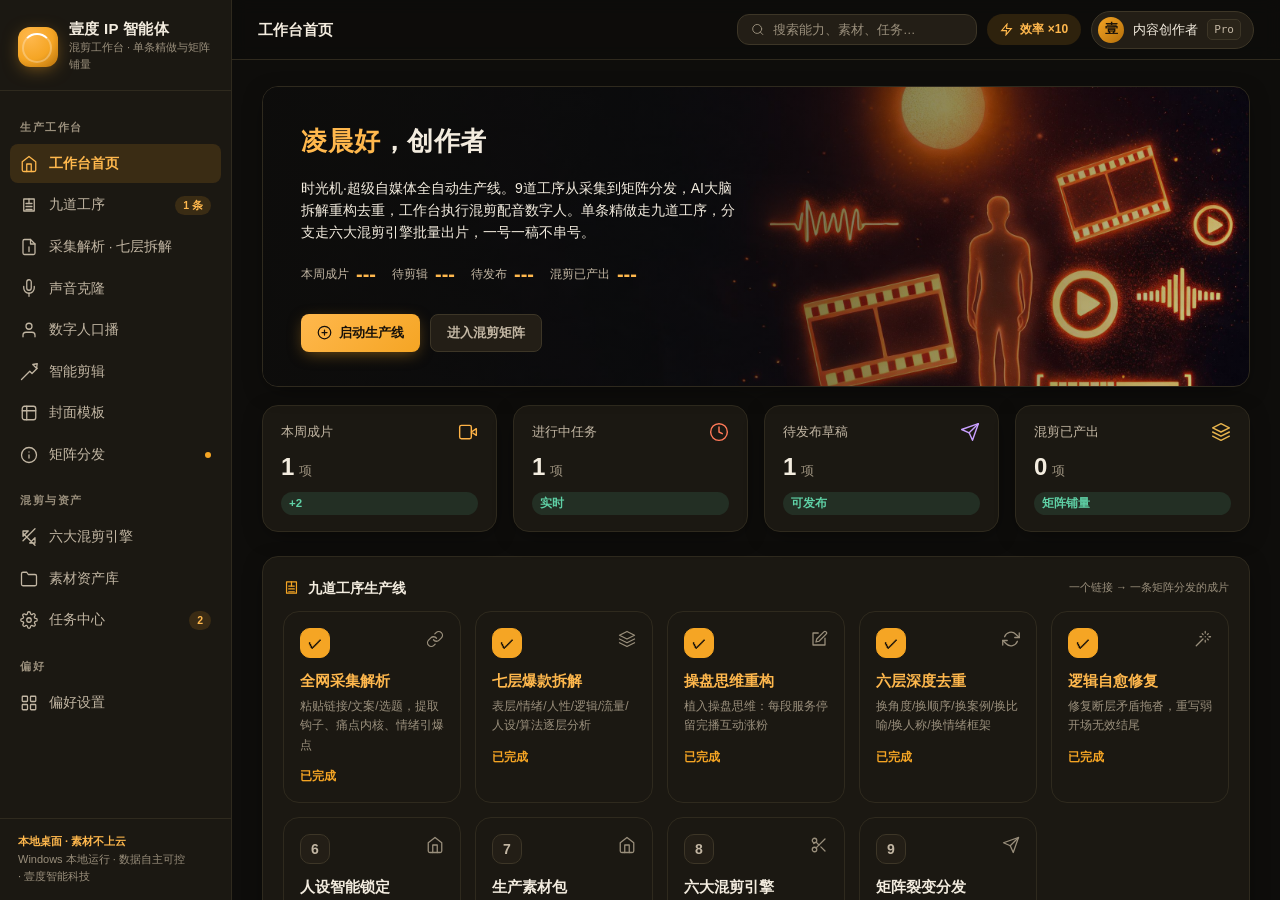
<file: yidu-mix-workbench.html>
<!DOCTYPE html>
<html lang="zh-CN">
<head>
<meta charset="UTF-8">
<meta name="viewport" content="width=device-width, initial-scale=1.0">
<title>壹度 IP 智能体 · 混剪工作台</title>
<style>
/* ============================================================
   壹度 IP 智能体混剪工作台 · 主题 Tokens（换肤只需改 :root）
   暖暗科技风 · 琥珀辉光
   ============================================================ */
:root{
  --page-bg:#0e0d0b;
  --bg-soft:#15130f;
  --surface-card:#1b1812;
  --surface-nested:#231e16;
  --surface-hover:#2a2419;
  --border:#2f2a1e;
  --border-input:#3d3627;
  --text:#f3ecdf;
  --text-secondary:#c2b6a3;
  --text-tertiary:#9a8f7c;
  --accent:#f5a524;
  --accent-strong:#ffb84d;
  --accent-muted:rgba(245,165,36,.14);
  --on-accent:#17110a;
  --danger:#ff6b5e;
  --danger-muted:rgba(255,107,94,.14);
  --success:#5fd1a6;
  --module-1:#ffb347;   /* 文案/提取 */
  --module-2:#ff7a59;   /* 声音克隆 */
  --module-3:#e8b44d;   /* 数字人 */
  --module-4:#c9a0ff;   /* 剪辑 */
  --module-5:#7fd1c0;   /* 发布 for contrast */
  --module-6:#7fb4ff;
  --module-7:#ff8fb1;
  --radius-control:8px;
  --radius-tile:12px;
  --radius-card:16px;
  --radius-sheet:22px;
  --shadow-card:0 6px 24px -8px rgba(0,0,0,.6);
  --shadow-overlay:0 18px 60px -12px rgba(0,0,0,.75);
  --font:"PingFang SC","Microsoft YaHei","Noto Sans CJK SC",-apple-system,"Segoe UI",sans-serif;
  --nav-h:60px;
  --greet-image:url("assets/greet-banner.jpg");
  --greet-overlay:linear-gradient(100deg,rgba(14,13,11,.92) 8%,rgba(14,13,11,.62) 46%,rgba(14,13,11,.18) 100%);
}

*{box-sizing:border-box;margin:0;padding:0}
html,body{height:100%}
body{
  background:var(--page-bg);
  color:var(--text);
  font-family:var(--font);
  font-size:14px;
  line-height:1.6;
  -webkit-font-smoothing:antialiased;
}
a{color:inherit;text-decoration:none}
button{font-family:inherit;cursor:pointer;border:none;background:none;color:inherit}
input,textarea,select{font-family:inherit;color:var(--text);background:var(--surface-nested);border:1px solid var(--border-input);border-radius:var(--radius-control);padding:9px 12px;font-size:13px;outline:none;transition:border-color .15s}
input:focus,textarea:focus,select:focus{border-color:var(--accent)}
::placeholder{color:var(--text-tertiary)}
::-webkit-scrollbar{width:10px;height:10px}
::-webkit-scrollbar-thumb{background:var(--border);border-radius:6px;border:2px solid var(--page-bg)}
::-webkit-scrollbar-thumb:hover{background:var(--text-tertiary)}
::-webkit-scrollbar-corner{background:transparent}

/* ==================== 布局壳 ==================== */
#app{display:flex;min-height:100vh}
.sidebar{
  width:232px;flex-shrink:0;background:var(--surface-card);
  border-right:1px solid var(--border);display:flex;flex-direction:column;
  position:sticky;top:0;height:100vh;
}
.brand{display:flex;align-items:center;gap:11px;padding:20px 18px 16px;border-bottom:1px solid var(--border)}
.brand-logo{
  width:40px;height:40px;border-radius:12px;flex-shrink:0;
  background:radial-gradient(circle at 30% 25%,var(--accent-strong),var(--accent) 55%,#b46f0a);
  display:flex;align-items:center;justify-content:center;box-shadow:0 4px 18px -4px rgba(245,165,36,.55);
  position:relative;overflow:hidden;
}
.brand-logo::after{content:"";position:absolute;width:26px;height:26px;border:2px solid rgba(255,255,255,.28);border-top-color:#fff;border-radius:50%;top:6px;right:6px;filter:blur(.4px)}
.brand-title{font-weight:700;font-size:15px;letter-spacing:.3px;line-height:1.25}
.brand-sub{font-size:11px;color:var(--text-tertiary)}
.nav{flex:1;overflow-y:auto;padding:12px 10px}
.nav-group{font-size:10.5px;color:var(--text-tertiary);letter-spacing:1.5px;padding:16px 10px 6px;font-weight:600}
.nav-item{
  display:flex;align-items:center;gap:11px;padding:9px 10px;margin:2px 0;
  border-radius:var(--radius-control);color:var(--text-secondary);font-size:13.5px;
  transition:background .13s,color .13s;position:relative;white-space:nowrap;
}
.nav-item:hover{background:var(--surface-hover);color:var(--text)}
.nav-item.active{background:var(--accent-muted);color:var(--accent-strong);font-weight:600}
.nav-item .ico{width:18px;height:18px;flex-shrink:0}
.nav-item .badge{margin-left:auto;font-size:10.5px;background:var(--accent-muted);color:var(--accent-strong);border-radius:20px;padding:1px 8px;font-weight:600}
.nav-item .dot{width:6px;height:6px;border-radius:50%;background:var(--accent);margin-left:auto}
.sidebar-foot{padding:14px 18px;border-top:1px solid var(--border);font-size:11px;color:var(--text-tertiary);line-height:1.6}
.sidebar-foot b{color:var(--accent-strong);font-weight:600}

.main{flex:1;min-width:0;display:flex;flex-direction:column;height:100vh}
.topbar{
  height:var(--nav-h);flex-shrink:0;display:flex;align-items:center;gap:14px;
  padding:0 26px;border-bottom:1px solid var(--border);background:rgba(14,13,11,.7);
  backdrop-filter:blur(8px);position:sticky;top:0;z-index:50;
}
.crumb{font-weight:600;font-size:15px;display:flex;align-items:center;gap:8px}
.crumb .sep{color:var(--text-tertiary);font-weight:400}
.topbar-right{margin-left:auto;display:flex;align-items:center;gap:10px}
.search{
  display:flex;align-items:center;gap:8px;background:var(--surface-nested);
  border:1px solid var(--border-input);border-radius:var(--radius-tile);padding:7px 13px;width:240px;color:var(--text-tertiary);
}
.search input{border:none;background:none;padding:0;width:100%;font-size:12.5px}
.plan-chip{display:flex;align-items:center;gap:7px;font-size:12px;color:var(--accent-strong);background:var(--accent-muted);border-radius:20px;padding:6px 13px;font-weight:600}
.userchip{display:flex;align-items:center;gap:9px;background:var(--surface-nested);border:1px solid var(--border-input);border-radius:20px;padding:5px 12px 5px 6px;font-size:12.5px}
.userchip .av{width:26px;height:26px;border-radius:50%;background:linear-gradient(135deg,var(--accent),#b46f0a);display:flex;align-items:center;justify-content:center;font-size:13px;color:var(--on-accent);font-weight:700}

.content{flex:1;overflow-y:auto;padding:26px 30px 70px}
.view{display:none}
.view.active{display:block;animation:fade .28s ease}
@keyframes fade{from{opacity:0;transform:translateY(6px)}to{opacity:1;transform:none}}

/* ==================== 通用组件 ==================== */
.card{background:var(--surface-card);border:1px solid var(--border);border-radius:var(--radius-card);padding:20px;box-shadow:var(--shadow-card)}
.card.tight{padding:16px}
.card-title{font-size:14px;font-weight:700;display:flex;align-items:center;gap:8px;margin-bottom:12px}
.card-title .ico{width:17px;height:17px;color:var(--accent)}
.card-title .hint{margin-left:auto;font-size:11px;color:var(--text-tertiary);font-weight:400;display:flex;align-items:center;gap:6px}
.sec-title{font-size:18px;font-weight:800;letter-spacing:.3px;margin-bottom:4px}
.sec-desc{color:var(--text-secondary);font-size:13px;margin-bottom:20px}
.grid{display:grid;gap:16px}
.grid-c4{grid-template-columns:repeat(4,1fr)}
.grid-c3{grid-template-columns:repeat(3,1fr)}
.grid-c2{grid-template-columns:repeat(2,1fr)}
@media(max-width:1180px){.grid-c4{grid-template-columns:repeat(2,1fr)}.grid-c3{grid-template-columns:repeat(2,1fr)}}
@media(max-width:820px){.grid-c4,.grid-c3,.grid-c2{grid-template-columns:1fr}}

.btn{
  display:inline-flex;align-items:center;justify-content:center;gap:7px;
  padding:9px 16px;border-radius:var(--radius-control);font-size:13px;font-weight:600;
  transition:.15s;white-space:nowrap;
}
.btn .ico{width:15px;height:15px}
.btn-primary{background:linear-gradient(135deg,var(--accent-strong),var(--accent));color:var(--on-accent);box-shadow:0 4px 16px -4px rgba(245,165,36,.5)}
.btn-primary:hover{filter:brightness(1.08)}
.btn-ghost{background:var(--surface-nested);border:1px solid var(--border-input);color:var(--text-secondary)}
.btn-ghost:hover{color:var(--text);border-color:var(--accent)}
.btn-soft{background:var(--accent-muted);color:var(--accent-strong)}
.btn-soft:hover{background:rgba(245,165,36,.22)}
.btn-block{width:100%}

.pill{display:inline-flex;align-items:center;gap:5px;font-size:11px;font-weight:600;border-radius:20px;padding:3px 10px}
.pill-accent{background:var(--accent-muted);color:var(--accent-strong)}
.pill-muted{background:var(--surface-hover);color:var(--text-secondary)}
.pill-ok{background:var(--success);color:#06251a}
.pill-mute2{background:var(--module-6);color:#082136}

.tag{display:inline-flex;font-size:11px;background:var(--surface-hover);color:var(--text-secondary);border-radius:6px;padding:2px 8px;margin:0 6px 6px 0}
.progress{height:6px;background:var(--surface-hover);border-radius:20px;overflow:hidden}
.progress>i{display:block;height:100%;border-radius:20px;background:linear-gradient(90deg,var(--accent-strong),var(--accent))}
.progress.thin{height:4px}
.meter{display:flex;align-items:center;justify-content:space-between;font-size:12px;color:var(--text-secondary);margin:10px 0 5px}

.empty{text-align:center;color:var(--text-tertiary);padding:26px 0;font-size:13px}
.divider{height:1px;background:var(--border);margin:14px 0}
kbd{background:var(--surface-hover);border:1px solid var(--border-input);border-radius:5px;padding:1px 6px;font-size:11px;color:var(--text-secondary)}

/* ==================== 首页 Hero ==================== */
.greet{
  border-radius:var(--radius-card);overflow:hidden;min-height:230px;position:relative;
  background-image:var(--greet-image);background-size:cover;background-position:right center;
  border:1px solid var(--border);box-shadow:var(--shadow-card);
}
.greet::before{content:"";position:absolute;inset:0;background:var(--greet-overlay)}
.greet-inner{position:relative;z-index:1;padding:34px 38px;max-width:60%;display:flex;flex-direction:column;gap:14px;height:100%}
.greet h1{font-size:26px;font-weight:800;letter-spacing:.5px}
.greet h1 em{font-style:normal;color:var(--accent-strong)}
.greet p{color:var(--text);font-size:14px;max-width:440px}
.greet .meta{display:flex;gap:16px;flex-wrap:wrap;font-size:12px;color:var(--text-secondary)}
.greet .meta b{color:var(--accent-strong);font-size:20px;display:block;font-weight:800;margin-bottom:2px}
.greet .meta div{display:flex;align-items:center;gap:7px}
.greet .actions{margin-top:8px;display:flex;gap:10px}

/* 数据卡 */
.stat{display:flex;flex-direction:column;gap:6px;background:var(--surface-card);border:1px solid var(--border);border-radius:var(--radius-card);padding:16px 18px;box-shadow:var(--shadow-card)}
.stat .top{display:flex;align-items:center;justify-content:space-between}
.stat .lab{font-size:12.5px;color:var(--text-secondary)}
.stat .val{font-size:24px;font-weight:800;letter-spacing:.5px}
.stat .val small{font-size:13px;color:var(--text-tertiary);font-weight:500}
.stat .delta{font-size:11.5px;color:var(--success);background:rgba(95,209,166,.12);border-radius:20px;padding:2px 8px;font-weight:600}
.stat .delta.down{color:var(--danger);background:var(--danger-muted)}
.stat .ico{width:20px;height:20px}

/* 流水线 */
.pipe-wrap{display:grid;grid-template-columns:repeat(5,1fr);gap:14px}
@media(max-width:1100px){.pipe-wrap{grid-template-columns:repeat(2,1fr)}}
.pipe{background:var(--surface-card);border:1px solid var(--border);border-radius:var(--radius-card);padding:16px;position:relative;transition:.18s}
.pipe:hover{transform:translateY(-3px);border-color:var(--accent)}
.pipe .n{
  width:30px;height:30px;border-radius:10px;background:var(--surface-nested);border:1px solid var(--border-input);
  display:flex;align-items:center;justify-content:center;font-weight:800;font-size:14px;color:var(--text-secondary);margin-bottom:12px;
}
.pipe.done .n{background:var(--accent);color:var(--on-accent);border-color:var(--accent)}
.pipe.done .pipe-t{color:var(--accent-strong)}
.pipe .ico{position:absolute;top:18px;right:16px;width:18px;height:18px;color:var(--text-tertiary)}
.pipe .pipe-t{font-weight:700;font-size:14.5px;margin-bottom:4px;display:flex;align-items:center;gap:6px}
.pipe .pipe-d{font-size:12px;color:var(--text-tertiary);margin-bottom:12px;min-height:34px}
.pipe .pipe-cta{font-size:12px;font-weight:600;color:var(--accent);display:flex;align-items:center;gap:5px}
.pipe .pipe-cta .ico{position:static;width:13px;height:13px}

/* 功能瓦 */
.tile{display:flex;flex-direction:column;gap:10px;background:var(--surface-card);border:1px solid var(--border);border-radius:var(--radius-card);padding:18px;transition:.16s}
.tile:hover{transform:translateY(-3px);border-color:var(--accent);box-shadow:var(--shadow-card)}
.tile .t-ico{width:42px;height:42px;border-radius:13px;display:flex;align-items:center;justify-content:center}
.tile .t-ico .ico{width:21px;height:21px}
.tile .t-t{font-weight:700;font-size:14.5px}
.tile .t-d{font-size:12px;color:var(--text-tertiary);flex:1}
.tile .t-link{font-size:12px;font-weight:600;color:var(--accent-strong);display:flex;align-items:center;gap:5px}

/* ==================== 表单/编辑器 ==================== */
.field{margin-bottom:14px}
.field label{display:block;font-size:12.5px;color:var(--text-secondary);margin-bottom:6px;font-weight:600}
.field label .req{color:var(--accent)}
.seg{display:flex;gap:6px;flex-wrap:wrap}
.seg button{flex:1;min-width:70px;padding:8px;border-radius:var(--radius-control);background:var(--surface-nested);border:1px solid var(--border-input);font-size:12.5px;color:var(--text-secondary)}
.seg button.on{background:var(--accent-muted);color:var(--accent-strong);border-color:var(--accent);font-weight:600}
.switch{position:relative;width:40px;height:22px;flex-shrink:0}
.switch input{opacity:0;width:100%;height:100%;position:absolute;margin:0;cursor:pointer}
.switch i{position:absolute;inset:0;background:var(--surface-hover);border:1px solid var(--border-input);border-radius:20px;transition:.18s}
.switch i::after{content:"";position:absolute;width:16px;height:16px;border-radius:50%;background:var(--text-tertiary);top:2px;left:2px;transition:.18s}
.switch input:checked+i{background:var(--accent);border-color:var(--accent)}
.switch input:checked+i::after{background:var(--on-accent);transform:translateX(18px)}
.row{display:flex;gap:10px;align-items:center}
.row.wrap{flex-wrap:wrap}
.spread{justify-content:space-between}

/* 记录卡（任务中心） */
.rec{display:flex;gap:13px;background:var(--surface-card);border:1px solid var(--border);border-radius:var(--radius-card);padding:14px 16px;align-items:flex-start;transition:.16s}
.rec:hover{border-color:var(--border-input)}
.rec .r-no{width:34px;height:34px;border-radius:10px;background:var(--surface-nested);border:1px solid var(--border-input);display:flex;align-items:center;justify-content:center;font-weight:800;font-size:14px;color:var(--text-secondary);flex-shrink:0}
.rec.done .r-no{background:var(--success);color:#06251a;border-color:var(--success)}
.rec .r-body{flex:1;min-width:0}
.rec .r-t{font-weight:700;font-size:14px;display:flex;align-items:center;gap:8px;flex-wrap:wrap}
.rec .r-d{font-size:12px;color:var(--text-tertiary);margin-top:3px}
.rec .r-step{display:flex;gap:5px;margin-top:8px;flex-wrap:wrap}
.stepp{display:inline-flex;align-items:center;gap:5px;font-size:10.5px;font-weight:600;border-radius:20px;padding:2px 9px}
.stepp.on{background:var(--accent-muted);color:var(--accent-strong)}
.stepp.off{background:var(--surface-hover);color:var(--text-tertiary)}
.rec .r-act{margin-left:auto;display:flex;gap:7px;align-items:center;flex-shrink:0}

/* Toast */
#toast{position:fixed;bottom:26px;left:50%;transform:translateX(-50%) translateY(20px);background:var(--surface-nested);border:1px solid var(--border-input);color:var(--text);padding:11px 20px;border-radius:var(--radius-tile);font-size:13px;display:flex;align-items:center;gap:9px;opacity:0;pointer-events:none;transition:.25s;z-index:999;box-shadow:var(--shadow-overlay)}
#toast.show{opacity:1;transform:translateX(-50%) translateY(0)}
#toast .ico{width:16px;height:16px;color:var(--accent)}

/* 混剪模式卡 */
.mix{display:flex;flex-direction:column;gap:8px;background:var(--surface-card);border:1px solid var(--border);border-radius:var(--radius-card);padding:18px;transition:.16s}
.mix:hover{border-color:var(--accent);transform:translateY(-2px)}
.mix .mx-ico{width:40px;height:40px;border-radius:12px;background:var(--accent-muted);display:flex;align-items:center;justify-content:center;margin-bottom:6px}
.mix .mx-ico .ico{width:20px;height:20px;color:var(--accent)}
.mix .mx-t{font-weight:700;font-size:14px;display:flex;align-items:center;gap:8px}
.mix .mx-b{font-size:11px;color:var(--text-tertiary);background:var(--surface-hover);border-radius:20px;padding:1px 8px;white-space:nowrap}
.mix .mx-d{font-size:12px;color:var(--text-tertiary);flex:1}
.mix .mx-go{font-size:12px;color:var(--accent);font-weight:600;display:flex;align-items:center;gap:5px}

/* 素材库 */
.asset{position:relative;border-radius:var(--radius-tile);overflow:hidden;background:var(--surface-nested);border:1px solid var(--border);aspect-ratio:1/1;display:flex;flex-direction:column}
.asset .thumb{flex:1;display:flex;align-items:center;justify-content:center;color:var(--text-tertiary);font-size:26px}
.asset .thumb.vid::after{content:"▶";position:absolute;width:34px;height:34px;border-radius:50%;background:rgba(0,0,0,.5);border:1px solid rgba(255,255,255,.3);display:flex;align-items:center;justify-content:center;color:#fff;font-size:12px}
.asset .meta{padding:9px 11px;background:var(--surface-nested);border-top:1px solid var(--border);font-size:11.5px;color:var(--text-secondary)}
.asset .meta b{display:block;color:var(--text);font-size:12px;font-weight:600;margin-bottom:2px}

.platform{display:flex;align-items:center;gap:12px;padding:4px 2px}
.platform .pl{width:40px;height:40px;border-radius:12px;display:flex;align-items:center;justify-content:center;font-size:11px;font-weight:800;flex-shrink:0}
.platform .pl-d{flex:1}
.platform .pl-t{font-weight:700;font-size:13.5px}
.platform .pl-s{font-size:11px;color:var(--text-tertiary)}

.toast-hide{display:none}

/* ==================== 手机版（自适配） ==================== */
.menu-btn{display:none;align-items:center;justify-content:center;width:38px;height:38px;border-radius:10px;border:1px solid var(--border-input);background:var(--surface-nested);flex-shrink:0}
.menu-overlay{position:fixed;inset:0;background:rgba(0,0,0,.55);z-index:190;opacity:0;pointer-events:none;transition:opacity .22s ease;border:none;padding:0}
.menu-overlay.show{opacity:1;pointer-events:auto}
.m-tabbar{display:none}
.fab{display:none}
@media (max-width:860px){
  .menu-btn{display:flex}
  .sidebar{position:fixed;left:0;top:0;bottom:0;height:100vh;z-index:200;transform:translateX(-104%);transition:transform .25s ease;box-shadow:var(--shadow-overlay)}
  .sidebar.open{transform:translateX(0)}
  body.drawer-open{overflow:hidden}
  .m-tabbar{display:flex;position:fixed;left:0;right:0;bottom:0;height:64px;background:var(--surface-card);border-top:1px solid var(--border);z-index:150;align-items:stretch;padding-bottom:env(safe-area-inset-bottom)}
  .m-tabbar a{flex:1;display:flex;flex-direction:column;align-items:center;justify-content:center;gap:3px;font-size:10.5px;color:var(--text-tertiary);transition:color .15s}
  .m-tabbar a.on{color:var(--accent-strong)}
  .m-tabbar a svg{width:22px;height:22px}
  .m-tabbar a .mt{font-weight:600}
  .content{padding-bottom:92px}
  .fab{display:flex;position:fixed;right:18px;bottom:80px;width:54px;height:54px;border-radius:50%;background:linear-gradient(135deg,var(--accent-strong),var(--accent));color:var(--on-accent);align-items:center;justify-content:center;box-shadow:0 10px 26px -6px rgba(245,165,36,.6);z-index:160;font-size:26px;font-weight:600}
  .topbar{flex-wrap:wrap;padding:10px 14px;height:auto;min-height:var(--nav-h);gap:8px}
  .topbar-right{margin-left:auto;display:flex;gap:8px;align-items:center}
  .crumb{font-size:14px}
  .search{display:none}
  .plan-chip{font-size:11px;padding:5px 10px}
  .userchip{font-size:12px;padding:4px 10px}
  .userchip kbd{display:none}
  .userchip .av{width:24px;height:24px;font-size:12px}
  .greet{min-height:196px}
  .greet-inner{max-width:100%;padding:24px 22px}
  .greet h1{font-size:21px}
  .greet p{font-size:12.5px}
  .greet .actions .btn{font-size:12px;padding:8px 13px}
  .content{padding:18px 14px 96px}
  .sec-title{font-size:16px}
}
@media (max-width:480px){
  .grid-c3{grid-template-columns:1fr 1fr}
  #humanGrid{grid-template-columns:repeat(2,1fr)}
}
</style>
</head>
<body>
<div id="app">
  <!-- 侧栏 -->
  <aside class="sidebar">
    <div class="brand">
      <div class="brand-logo"></div>
      <div>
        <div class="brand-title">壹度 IP 智能体</div>
        <div class="brand-sub">混剪工作台 · 单条精做与矩阵铺量</div>
      </div>
    </div>
    <nav class="nav" id="nav">
      <div class="nav-group">生产工作台</div>
      <a class="nav-item active" data-view="home" href="javascript:void(0)" onclick="go('home')"><svg class="ico" viewBox="0 0 24 24" fill="none" stroke="currentColor" stroke-width="1.7" stroke-linecap="round" stroke-linejoin="round"><path d="M3 9l9-7 9 7v11a2 2 0 0 1-2 2H5a2 2 0 0 1-2-2z"/><path d="M9 22V12h6v10"/></svg>工作台首页</a>
      <a class="nav-item" data-view="pipeline" href="javascript:void(0)" onclick="go('pipeline')"><svg class="ico" viewBox="0 0 24 24" fill="none" stroke="currentColor" stroke-width="1.7" stroke-linecap="round" stroke-linejoin="round"><path d="M5 4h14v16H5z"/><path d="M12 4v6"/><path d="M8 10h8M8 14h8M8 18h8"/></svg>九道工序<span class="badge" id="navPipeBadge">0</span></a>
      <a class="nav-item" data-view="script" href="javascript:void(0)" onclick="go('script')"><svg class="ico" viewBox="0 0 24 24" fill="none" stroke="currentColor" stroke-width="1.7" stroke-linecap="round" stroke-linejoin="round"><path d="M14 2H6a2 2 0 0 0-2 2v16a2 2 0 0 0 2 2h12a2 2 0 0 0 2-2V8z"/><path d="M14 2v6h6"/><path d="M12 18v-6"/></svg>采集解析 · 七层拆解</a>
      <a class="nav-item" data-view="voice" href="javascript:void(0)" onclick="go('voice')"><svg class="ico" viewBox="0 0 24 24" fill="none" stroke="currentColor" stroke-width="1.7" stroke-linecap="round" stroke-linejoin="round"><path d="M12 1a3 3 0 0 0-3 3v8a3 3 0 0 0 6 0V4a3 3 0 0 0-3-3z"/><path d="M19 10v2a7 7 0 0 1-14 0v-2"/><line x1="12" y1="19" x2="12" y2="23"/></svg>声音克隆</a>
      <a class="nav-item" data-view="human" href="javascript:void(0)" onclick="go('human')"><svg class="ico" viewBox="0 0 24 24" fill="none" stroke="currentColor" stroke-width="1.7" stroke-linecap="round" stroke-linejoin="round"><path d="M20 21v-2a4 4 0 0 0-4-4H8a4 4 0 0 0-4 4v2"/><circle cx="12" cy="7" r="4"/></svg>数字人口播</a>
      <a class="nav-item" data-view="edit" href="javascript:void(0)" onclick="go('edit')"><svg class="ico" viewBox="0 0 24 24" fill="none" stroke="currentColor" stroke-width="1.7" stroke-linecap="round" stroke-linejoin="round"><path d="M23 7l-7 7-3-3-11 11"/><path d="M17 2l5 5 1-6-6 1z"/></svg>智能剪辑</a>
      <a class="nav-item" data-view="cover" href="javascript:void(0)" onclick="go('cover')"><svg class="ico" viewBox="0 0 24 24" fill="none" stroke="currentColor" stroke-width="1.7" stroke-linecap="round" stroke-linejoin="round"><rect x="3" y="3" width="18" height="18" rx="3"/><path d="M3 9h18M9 3v18"/></svg>封面模板</a>
      <a class="nav-item" data-view="publish" href="javascript:void(0)" onclick="go('publish')"><svg class="ico" viewBox="0 0 24 24" fill="none" stroke="currentColor" stroke-width="1.7" stroke-linecap="round" stroke-linejoin="round"><circle cx="12" cy="12" r="10"/><path d="M12 16v-4M12 8h.01"/></svg>矩阵分发<span class="dot"></span></a>

      <div class="nav-group">混剪与资产</div>
      <a class="nav-item" data-view="aicut" href="javascript:void(0)" onclick="go('aicut')"><svg class="ico" viewBox="0 0 24 24" fill="none" stroke="currentColor" stroke-width="1.7" stroke-linecap="round" stroke-linejoin="round"><path d="M11 4H4v7l7-7zM13 20h7v-7l-7 7zM4 17l16-16M4 7l16 16"/></svg>六大混剪引擎</a>
      <a class="nav-item" data-view="assets" href="javascript:void(0)" onclick="go('assets')"><svg class="ico" viewBox="0 0 24 24" fill="none" stroke="currentColor" stroke-width="1.7" stroke-linecap="round" stroke-linejoin="round"><path d="M22 19a2 2 0 0 1-2 2H4a2 2 0 0 1-2-2V5a2 2 0 0 1 2-2h5l2 3h9a2 2 0 0 1 2 2z"/></svg>素材资产库</a>
      <a class="nav-item" data-view="tasks" href="javascript:void(0)" onclick="go('tasks')"><svg class="ico" viewBox="0 0 24 24" fill="none" stroke="currentColor" stroke-width="1.7" stroke-linecap="round" stroke-linejoin="round"><circle cx="12" cy="12" r="3"/><path d="M19.4 15a1.65 1.65 0 0 0 .33 1.82l.06.06a2 2 0 1 1-2.83 2.83l-.06-.06a1.65 1.65 0 0 0-1.82-.33 1.65 1.65 0 0 0-1 1.51V21a2 2 0 1 1-4 0v-.09a1.65 1.65 0 0 0-1-1.51 1.65 1.65 0 0 0-1.82.33l-.06.06a2 2 0 1 1-2.83-2.83l.06-.06a1.65 1.65 0 0 0 .33-1.82 1.65 1.65 0 0 0-1.51-1H3a2 2 0 1 1 0-4h.09a1.65 1.65 0 0 0 1.51-1 1.65 1.65 0 0 0-.33-1.82l-.06-.06a2 2 0 1 1 2.83-2.83l.06.06a1.65 1.65 0 0 0 1.82.33h0a1.65 1.65 0 0 0 1-1.51V3a2 2 0 1 1 4 0v.09a1.65 1.65 0 0 0 1 1.51h0a1.65 1.65 0 0 0 1.82-.33l.06-.06a2 2 0 1 1 2.83 2.83l-.06.06a1.65 1.65 0 0 0-.33 1.82v0a1.65 1.65 0 0 0 1.51 1H21a2 2 0 1 1 0 4h-.09a1.65 1.65 0 0 0-1.51 1z"/></svg>任务中心<span class="badge" id="navTaskBadge">0</span></a>

      <div class="nav-group">偏好</div>
      <a class="nav-item" data-view="settings" href="javascript:void(0)" onclick="go('settings')"><svg class="ico" viewBox="0 0 24 24" fill="none" stroke="currentColor" stroke-width="1.7" stroke-linecap="round" stroke-linejoin="round"><rect x="3" y="3" width="7" height="7" rx="1"/><rect x="14" y="3" width="7" height="7" rx="1"/><rect x="14" y="14" width="7" height="7" rx="1"/><rect x="3" y="14" width="7" height="7" rx="1"/></svg>偏好设置</a>
    </nav>
    <div class="sidebar-foot">
      <b>本地桌面 · 素材不上云</b><br>
      Windows 本地运行 · 数据自主可控<br>
      · 壹度智能科技
    </div>
  </aside>

  <!-- 主区 -->
  <div class="main">
    <header class="topbar">
      <button class="menu-btn" id="menuBtn" onclick="toggleMenu()" aria-label="打开菜单"><svg style="width:20px;height:20px" viewBox="0 0 24 24" fill="none" stroke="currentColor" stroke-width="2" stroke-linecap="round"><line x1="3" y1="6" x2="21" y2="6"/><line x1="3" y1="12" x2="21" y2="12"/><line x1="3" y1="18" x2="21" y2="18"/></svg></button>
      <div class="crumb" id="crumb">工作台首页</div>
      <div class="topbar-right">
        <div class="search"><svg class="ico" style="width:15px;height:15px" viewBox="0 0 24 24" fill="none" stroke="currentColor" stroke-width="1.7" stroke-linecap="round"><circle cx="11" cy="11" r="8"/><line x1="21" y1="21" x2="16.65" y2="16.65"/></svg><input placeholder="搜索能力、素材、任务…"></div>
        <div class="plan-chip"><svg class="ico" style="width:13px;height:13px" viewBox="0 0 24 24" fill="none" stroke="currentColor" stroke-width="2" stroke-linecap="round"><path d="M13 2L3 14h9l-1 8 10-12h-9l1-8z"/></svg>效率 ×10</div>
        <div class="userchip"><span class="av">壹</span>内容创作者 <kbd>Pro</kbd></div>
      </div>
    </header>
    <main class="content" id="content">
      <!-- ============ 首页 ============ -->
      <section class="view active" data-view="home">
        <div class="greet">
          <div class="greet-inner">
            <h1><em>下午好</em>，创作者</h1>
            <p>时光机·超级自媒体全自动生产线。9道工序从采集到矩阵分发，AI大脑拆解重构去重，工作台执行混剪配音数字人。单条精做走九道工序，分支走六大混剪引擎批量出片，一号一稿不串号。</p>
            <div class="meta">
              <div><span>本周成片</span><b>---</b></div>
              <div><span>待剪辑</span><b>---</b></div>
              <div><span>待发布</span><b>---</b></div>
              <div><span>混剪已产出</span><b>---</b></div>
            </div>
            <div class="actions">
              <button class="btn btn-primary" onclick="go('pipeline')"><svg class="ico" viewBox="0 0 24 24" fill="none" stroke="currentColor" stroke-width="2" stroke-linecap="round"><circle cx="12" cy="12" r="10"/><path d="M12 8v8M8 12h8"/></svg>启动生产线</button>
              <button class="btn btn-ghost" onclick="go('aicut')">进入混剪矩阵</button>
            </div>
          </div>
        </div>

        <div style="height:18px"></div>
        <div class="grid grid-c4" id="statGrid"></div>

        <div style="height:24px"></div>
        <div class="card">
          <div class="card-title"><svg class="ico" viewBox="0 0 24 24" fill="none" stroke="currentColor" stroke-width="1.7" stroke-linecap="round" stroke-linejoin="round"><path d="M5 4h14v16H5z"/><path d="M12 4v6"/><path d="M8 10h8M8 14h8M8 18h8"/></svg>九道工序生产线<span class="hint">一个链接 → 一条矩阵分发的成片</span></div>
          <div class="pipe-wrap" id="pipeHome"></div>
        </div>

        <div style="height:24px"></div>
        <div class="grid grid-c2">
          <div class="card">
            <div class="card-title"><svg class="ico" viewBox="0 0 24 24" fill="none" stroke="currentColor" stroke-width="1.7" stroke-linecap="round" stroke-linejoin="round"><path d="M20 21v-2a4 4 0 0 0-4-4H8a4 4 0 0 0-4 4v2"/><circle cx="12" cy="7" r="4"/></svg>最近成片任务</div>
            <div id="homeRecent"></div>
          </div>
          <div class="card">
            <div class="card-title"><svg class="ico" viewBox="0 0 24 24" fill="none" stroke="currentColor" stroke-width="1.7" stroke-linecap="round" stroke-linejoin="round"><path d="M12 2l2.1 6.5H21l-5.4 4 2 6.5-5.6-4-5.6 4 2-6.5L3 8.5h6.9z"/></svg>生产效率看板</div>
            <div id="homePerf"></div>
          </div>
        </div>
      </section>
      <!-- ============ 时光机九道工序 ============ -->
      <section class="view" data-view="pipeline">
        <div class="sec-title">时光机 · 九道工序全自动生产线</div>
        <div class="sec-desc"><span class="pill pill-accent">9 道工序</span>&nbsp; 采集解析 → 七层拆解 → 思维重构 → 六层去重 → 逻辑修复 → 人设锁定 → 素材包 → 混剪引擎 → 矩阵分发。工序不可跳过，强制流水线运行。</div>
        <div class="grid grid-c3">
          <div class="card" style="grid-column:span 1">
            <div class="card-title">文件流 · <span id="curTaskNo" class="pill pill-muted">新成片</span></div>
            <div id="pipeSteps"></div>
            <div class="divider"></div>
            <div id="pipePanel"></div>
          </div>
          <div class="card" style="grid-column:span 2">
            <div class="card-title"><span id="pipePanelTitle">开始</span><span class="hint">左侧已完成的步骤会持续生效</span></div>
            <div id="pipeStepBody"></div>
          </div>
        </div>
        <div style="height:20px"></div>
        <div class="card">
          <div class="card-title">我的成片 <span class="pill pill-muted" id="pipeCount">0 条</span></div>
          <div id="pipeList"></div>
        </div>
      </section>

      <!-- ============ 工序1-6：采集解析 · 七层拆解 · 重构去重修复人设 ============ -->
      <section class="view" data-view="script">
        <div class="sec-title">工序 1-6 · 采集解析 → 七层拆解 → 重构 → 去重 → 修复 → 人设锁定</div>
        <div class="sec-desc">时光机AI大脑前6道工序一体化操作台。输入链接/文案/选题，按工序依次运行，输出可直接导入工作台的成片素材。</div>
        <div class="grid grid-c2">
          <div class="card">
            <div class="card-title">工序1 · 全网智能采集解析</div>
            <div class="field"><label>粘贴链接 / 文案 / 选题想法</label>
              <input id="scLink" placeholder="抖音/快手/小红书/视频号/B站/知乎链接，或直接粘贴文案、选题…">
            </div>
            <div class="row">
              <button class="btn btn-primary" onclick="doExtract()">🔍 采集解析</button>
              <button class="btn btn-soft" onclick="go('assets')">素材库</button>
            </div>
            <div class="divider"></div>
            <div class="field"><label>已提取 · 标题</label><input id="scTitle" placeholder="原标题"></div>
            <div class="field"><label>已提取 · 正文</label><textarea id="scBody" rows="4" style="width:100%;resize:vertical" placeholder="原片正文会自动填入…"></textarea></div>
            <div class="field"><label>话题标签</label><input id="scTags" placeholder="#AI #口播 #涨粉技巧"></div>
          </div>
          <div class="card">
            <div class="card-title">工序2 · 七层爆款深度拆解 <span class="pill pill-accent" id="sevenLayerBadge">未运行</span></div>
            <div id="sevenLayerResult" style="font-size:12.5px;line-height:1.8">
              <div style="color:var(--text-tertiary);padding:20px;text-align:center">点击下方按钮，对已提取内容进行七层逐层拆解</div>
            </div>
            <div class="row" style="margin-top:10px">
              <button class="btn btn-primary" onclick="runSevenLayer()">🔬 运行七层拆解</button>
              <button class="btn btn-soft" onclick="runStep(3)">工序3-6 一键执行</button>
            </div>
          </div>
        </div>
        <div style="height:16px"></div>
        <div class="grid grid-c2">
          <div class="card">
            <div class="card-title">工序3 · 操盘思维重构</div>
            <div class="field"><label>人设语气</label>
              <div class="seg" id="scStyleSeg"></div>
            </div>
            <div class="field"><label>改写强度</label>
              <input type="range" id="scStrength" min="1" max="10" value="6" style="width:100%">
              <div class="meter"><span>保留原意</span><span>完全重塑</span></div>
            </div>
            <div class="field"><label>自动生成新标题</label><input id="scNewTitle" placeholder="AI 生成的新标题…"></div>
            <div class="field"><label>工序4 六层去重 + 工序5 逻辑修复结果</label><textarea id="scResult" rows="6" style="width:100%;resize:vertical" placeholder="点击下方按钮，AI会执行：换角度→换顺序→换案例→换比喻→换人称→换情绪框架，然后逻辑自愈修复…"></textarea></div>
            <div class="row">
              <button class="btn btn-soft" onclick="doRewrite()">🧠 执行工序3-5</button>
              <button class="btn btn-primary" onclick="useScript()">存入流水线</button>
            </div>
          </div>
          <div class="card">
            <div class="card-title">工序6 · 人设智能锁定</div>
            <div class="field"><label>锁定人设</label>
              <div class="seg" id="personaSeg"></div>
            </div>
            <div class="field"><label>语气节奏</label>
              <div class="seg" id="toneSeg"></div>
            </div>
            <div class="field"><label>价值观立场</label>
              <div class="seg" id="stanceSeg"></div>
            </div>
            <div class="field"><label>内容深度</label>
              <div class="seg" id="depthSeg"></div>
            </div>
            <div class="row">
              <button class="btn btn-primary" onclick="lockPersona()">🔒 锁定人设</button>
            </div>
            <div class="divider"></div>
            <div id="personaLocked" style="font-size:12px;color:var(--text-tertiary)">未锁定</div>
          </div>
        </div>
      </section>

      <!-- ============ 声音克隆 ============ -->
      <section class="view" data-view="voice">
        <div class="sec-title">声音克隆 · 专属配音</div>
        <div class="sec-desc">基于 Index-TTS 2 引擎合成。克隆你的声音，几秒样本即可建模；情绪、语速、停顿精细可调，多音色管理不串声。</div>
        <div class="grid grid-c3">
          <div class="card">
            <div class="card-title">我的音色库 <span class="pill pill-muted" id="voiceCount">5</span></div>
            <div id="voiceList"></div>
            <div class="divider"></div>
            <button class="btn btn-ghost btn-block" onclick="toast('已打开声音采集向导：录制几秒样本即可克隆')">＋ 克隆新声音</button>
          </div>
          <div class="card">
            <div class="card-title">克隆样本 <span class="pill pill-accent">几秒即可建模</span></div>
            <div class="hello-clone" style="border:1px dashed var(--border-input);border-radius:var(--radius-tile);padding:22px;text-align:center;color:var(--text-tertiary);margin-bottom:14px">
              <div style="font-size:34px">🎙️</div>
              <div style="margin:8px 0 4px;color:var(--text)">第 1 步 · 录制 10 秒清晰人声</div>
              <div style="font-size:12px">建议安静环境、正常说话速度</div>
            </div>
            <div class="row">
              <button class="btn btn-primary" onclick="toast('开始录制克隆样本…（演示环境请用已录样本）')">开始录制</button>
              <button class="btn btn-ghost" onclick="toast('已上传样本 audio/clone-sample.wav，建模中…')">上传样本</button>
            </div>
            <div class="divider"></div>
            <div class="meter"><span>模型训练</span><span>完成</span></div>
            <div class="progress"><i style="width:100%"></i></div>
          </div>
          <div class="card">
            <div class="card-title">合成参数 <span class="pill pill-accent">实时可调</span></div>
            <div class="field"><label>情绪</label><div class="seg" id="vEmo"></div></div>
            <div class="field"><label>语速 <span id="vSpeedVal" class="hint"></span></label><input type="range" id="vSpeed" min="0.6" max="1.5" step="0.1" value="1" style="width:100%"></div>
            <div class="field"><label>停顿 <span id="vPauseVal" class="hint"></span></label><input type="range" id="vPause" min="0" max="100" value="35" style="width:100%"></div>
            <div class="row">
              <button class="btn btn-soft" onclick="toast('预览试听中…（演示环境预览占位）')">🔊 试听预览</button>
              <button class="btn btn-primary" onclick="toast('已生成配音，写入当前成片')">生成配音</button>
            </div>
          </div>
        </div>
      </section>

      <!-- ============ 数字人口播 ============ -->
      <section class="view" data-view="human">
        <div class="sec-title">数字人口播 · 告别真人出镜</div>
        <div class="sec-desc">Canvas头像引擎驱动，TTS语音合成+唇形同步动画。把「人」这一最贵的成本变成可复用资产。口型与音频自动精准对齐，批量输出、矩阵管够。</div>
        <div class="grid grid-c3">
          <div class="card" style="grid-column:span 2">
            <div class="card-title">挑选数字人形象 <span class="hint">点击选用</span></div>
            <div class="grid grid-c3" id="humanGrid"></div>
            <div class="divider"></div>
            <div class="grid grid-c2">
              <div class="field"><label>形象</label><input id="humanSel" readonly></div>
              <div class="field"><label>配音音色联动</label><input id="humanVoice" readonly></div>
            </div>
            <div class="divider"></div>
            <div class="card-title">实时预览 <span class="pill pill-accent" id="avatarStatus">待机</span></div>
            <div style="text-align:center;padding:20px;background:linear-gradient(135deg,#0f0c29,#302b63);border-radius:12px;margin-bottom:12px">
              <canvas id="avatarPreview" width="270" height="480" style="max-width:200px;border-radius:10px"></canvas>
            </div>
            <div class="field"><label>试听文案</label><textarea id="avatarText" rows="3" placeholder="输入试听文案，点击预览口播..." style="width:100%">今天实测一款本地跑的数字人口播工具，粘贴链接提取爆款文案，AI改写成自己的人设语气，克隆声音选数字人，一键合成发布。</textarea></div>
            <div class="row">
              <button class="btn btn-primary" onclick="previewAvatarSpeak()" id="btnAvatarSpeak">▶ 预览口播</button>
              <button class="btn btn-ghost" onclick="stopAvatarPreview()">停止</button>
            </div>
          </div>
          <div class="card">
            <div class="card-title">口播参数</div>
            <div class="field"><label>口型对齐</label><div class="seg" id="hLip"></div></div>
            <div class="field"><label>背景</label><div class="seg" id="hBg"></div></div>
            <div class="field"><label>镜头景别</label><div class="seg" id="hFrame"></div></div>
            <div class="meter"><span>TTS 引擎</span><span class="pill pill-ok" id="ttsStatus">就绪</span></div>
            <div class="meter"><span>唇形同步</span><span class="pill pill-ok">实时</span></div>
            <div class="divider"></div>
            <div class="field"><label>语速</label><input type="range" id="avatarRate" min="0.5" max="2" value="1" step="0.1" style="width:100%"><span id="avatarRateVal" style="font-size:12px;color:var(--text-secondary)">1.0x</span></div>
            <div style="height:10px"></div>
            <button class="btn btn-primary btn-block" onclick="generateHumanClip()" id="btnGenClip">生成口播片段</button>
          </div>
        </div>
      </section>

      <!-- ============ 智能剪辑 ============ -->
      <section class="view" data-view="edit">
        <div class="sec-title">智能剪辑 · 一站合成</div>
        <div class="sec-desc">从音视频原料到可投放成片，中间不用切软件。字幕、画中画、BGM、人声闪避全部自动化。</div>
        <div class="grid grid-c3">
          <div class="card">
            <div class="card-title">剪辑开关</div>
            <div id="editSwitches"></div>
            <div class="divider"></div>
            <div class="field"><label>BGM 风格</label><div class="seg" id="editBgm"></div></div>
            <div class="field"><label>字幕样式</label><div class="seg" id="editSub"></div></div>
          </div>
          <div class="card">
            <div class="card-title">时间线概览 <span class="pill pill-muted">47.5s</span></div>
            <div class="tl" style="display:flex;gap:5px;height:56px;margin-bottom:12px" id="editTl"></div>
            <div class="row spread">
              <div class="meter" style="margin:0"><span>成片分辨率</span><select id="editRes" style="padding:5px 8px"><option>1080P</option><option>720P</option><option>4K</option></select></div>
            </div>
            <div class="row" style="margin-top:14px">
              <button class="btn btn-soft" onclick="toast('正在渲染预览…')">预览合成</button>
              <button class="btn btn-primary" onclick="toast('合成完成，已写入交付成片')">一键合成成片</button>
            </div>
          </div>
          <div class="card">
            <div class="card-title">成片信息</div>
            <div class="field"><label>成片标题</label><input id="editTitle" placeholder="AI 生成的标题"></div>
            <div class="field"><label>封面</label><input id="editCover" placeholder="已从模板自动生成"></div>
            <div class="meter"><span>画面</span><span class="pill pill-ok">自动对齐</span></div>
            <div class="meter"><span>音轨</span><span class="pill pill-ok">人声闪避</span></div>
            <div class="meter"><span>时长</span><span>47 秒</span></div>
          </div>
        </div>
      </section>

      <!-- ============ 封面模板 ============ -->
      <section class="view" data-view="cover">
        <div class="sec-title">封面模板 · 流水线产出</div>
        <div class="sec-desc">封面也是流水线产出，不再为每一条视频单独做封面图。模板化生成，秒级出图，批量不卡瓶颈。</div>
        <div class="grid grid-c3">
          <div class="card">
            <div class="card-title">模板库 <span class="pill pill-muted" id="coverCount">8</span></div>
            <div class="grid grid-c2" id="coverGrid"></div>
          </div>
          <div class="card" style="grid-column:span 2">
            <div class="card-title">封面编辑</div>
            <div class="grid grid-c2">
              <div class="field"><label>标题文案</label><input id="cvTitle" placeholder="输入封面主打标题文案"></div>
              <div class="field"><label>副标题</label><input id="cvSub" placeholder="（可选）"></div>
              <div class="field"><label>品牌色</label><div class="row"><input id="cvColor" type="color" value="#f5a524" style="width:44px;height:34px;padding:2px"><input id="cvColorHex" placeholder="#f5a524" style="flex:1"></div></div>
              <div class="field"><label>模板</label><div class="seg" id="cvTplSeg"></div></div>
            </div>
            <div class="cover-preview" style="aspect-ratio:3/4;max-width:300px;border-radius:var(--radius-tile);border:1px solid var(--border);overflow:hidden;position:relative;display:flex;flex-direction:column;align-items:center;justify-content:center;gap:6px;background:linear-gradient(160deg,#231e16,#171410);margin:6px 0 16px">
              <div style="font-size:13px;color:var(--text-secondary);letter-spacing:.5px">PREVIEW · 3:4</div>
              <div id="cvPreviewTitle" style="font-size:22px;font-weight:800;text-align:center;padding:0 18px;color:var(--text)">钩子型大标题</div>
              <div id="cvPreviewSub" style="font-size:12px;color:var(--text-tertiary);text-align:center;padding:0 20px">副标题占位 · 自动适配</div>
              <div style="position:absolute;bottom:12px;left:14px;font-size:10px;color:var(--text-tertiary)">壹度 IP</div>
            </div>
            <div class="row">
              <button class="btn btn-primary" onclick="toast('已用当前设置生成封面')">生成封面</button>
              <button class="btn btn-ghost" onclick="toast('封面已应用到当前成片')">应用到成片</button>
            </div>
          </div>
        </div>
      </section>

      <!-- ============ 矩阵分发 ============ -->
      <section class="view" data-view="publish">
        <div class="sec-title">工序9 · 矩阵裂变与多平台分发</div>
        <div class="sec-desc">一套内核产出多份差异化内容。自动适配抖音/快手/小红书/视频号/知乎/头条。一号一稿不串号，规避同质化风险。</div>
        <div class="grid grid-c2">
          <div class="card">
            <div class="card-title">待发布成片 <span class="pill pill-accent" id="pubCount">0</span></div>
            <div id="pubList"></div>
          </div>
          <div class="card">
            <div class="card-title">目标平台</div>
            <div id="pubPlatforms"></div>
            <div class="divider"></div>
            <div class="field"><label>标题（自动填充）</label><input id="pubTitle" placeholder="成片标题"></div>
            <div class="field"><label>话题</label><input id="pubTags" placeholder="#AI工具 #口播 #涨粉"></div>
            <div class="row">
              <button class="btn btn-primary" onclick="doPublish(1)">一键发布</button>
              <button class="btn btn-ghost" onclick="doPublish(0)">存为草稿</button>
            </div>
          </div>
        </div>
      </section>

      <!-- ============ 六大混剪引擎 ============ -->
      <section class="view" data-view="aicut">
        <div class="sec-title">工序8 · 调度六大混剪引擎</div>
        <div class="sec-desc">根据内容类型自动匹配最优混剪模式：一剪媒/随机混剪/分镜王/脚本驱动/口播合成/模板混剪。输出任务配置参数，驱动工作台执行渲染。</div>
        <div class="grid grid-c4" id="mixGrid"></div>
        <div style="height:20px"></div>
        <div class="grid grid-c3">
          <div class="card">
            <div class="card-title">批量生产</div>
            <div class="field"><label>选择模式</label><select id="mixSel"><option>一剪媒（矩阵铺号）</option><option>随机混剪（一键起量）</option><option>分镜王（结构化精排）</option><option>脚本驱动（表格式分镜）</option><option>口播合成（音频配画面）</option><option>模板混剪（套用验证结构）</option></select></div>
            <div class="field"><label>素材范围</label><div class="seg"><button class="on">全资产库</button><button>本文件夹</button><button>指定产品</button></div></div>
            <div class="field"><label>生成数量</label><input type="number" id="mixNum" value="20" min="1" style="width:120px"></div>
            <button class="btn btn-primary btn-block" onclick="startMix()">开始批量混剪</button>
          </div>
          <div class="card">
            <div class="card-title">多账号矩阵 <span class="pill pill-accent">一键分发</span></div>
            <div id="matrixAccounts"></div>
          </div>
          <div class="card">
            <div class="card-title">生产队列 <span class="pill pill-muted" id="mixQueueCount">0</span></div>
            <div id="mixJobs"></div>
          </div>
        </div>
        <div style="height:20px"></div>
        <div class="card">
          <div class="card-title">多账号矩阵分发台 <span class="pill pill-accent">一号一稿 · 不串号</span><span class="hint">多平台 · 多账号 · 统一调度</span></div>
          <div class="grid grid-c4" id="mxStats"></div>
          <div style="height:16px"></div>
          <div class="grid" style="grid-template-columns:repeat(auto-fit,minmax(260px,1fr));gap:14px" id="mxMatrix"></div>
          <div class="divider"></div>
          <div class="row wrap spread" style="gap:12px">
            <div class="row wrap" style="gap:12px">
              <div class="field" style="margin:0"><label style="display:inline;margin-right:6px">分发策略</label><div class="seg" style="display:inline-flex" id="mxStrategy"></div></div>
              <div class="row" style="gap:8px"><span class="switch"><input type="checkbox" checked id="mxWatermark"><i></i></span><span style="font-size:12.5px;color:var(--text-secondary)">自动去重 · 统一水印</span></div>
            </div>
            <div class="row" style="gap:8px">
              <button class="btn btn-ghost" onclick="mxAdd()">＋ 添加账号</button>
              <button class="btn btn-ghost" onclick="mxCheck()">一键登录检测</button>
              <button class="btn btn-primary" onclick="mxDispatch()">按策略分发本轮成片</button>
            </div>
          </div>
        </div>
      </section>

      <!-- ============ 素材资产库 ============ -->
      <section class="view" data-view="assets">
        <div class="sec-title">素材资产库 · 即取即用</div>
        <div class="sec-desc">把素材沉淀成可复用资产，混剪随取随用。本地视频 / 图片 / 音频按文件夹组织，素材留在本地、不上云。</div>
        <div class="grid grid-c2">
          <div class="card">
            <div class="card-title">分类</div>
            <div class="field"><div class="seg" id="assTabs"></div></div>
            <div id="assList" class="grid" style="grid-template-columns:repeat(3,1fr)"></div>
          </div>
          <div class="card">
            <div class="card-title">资产统计</div>
            <div class="grid grid-c2" id="assStats"></div>
            <div class="divider"></div>
            <div class="card-title">智能镜头分割 <span class="pill pill-accent">AI 切片入库</span></div>
            <div class="field"><label>待处理视频</label><input id="assSeg" placeholder="选择本地视频…"></div>
            <button class="btn btn-soft" onclick="toast('已启动智能镜头分割：整段视频按镜头自动切片入库')">开始分割入库</button>
          </div>
        </div>
      </section>

      <!-- ============ 任务中心 ============ -->
      <section class="view" data-view="tasks">
        <div class="sec-title">任务中心</div>
        <div class="sec-desc">任务统一调度，失败可恢复、可诊断。单 GPU 互斥锁防止任务互相踩踏，矩阵不掉链子。</div>
        <div class="row wrap" style="margin-bottom:16px">
          <button class="btn btn-ghost on-filter" data-f="all" onclick="setTaskFilter('all')">全部</button>
          <button class="btn btn-ghost" data-f="running" onclick="setTaskFilter('running')">进行中</button>
          <button class="btn btn-ghost" data-f="done" onclick="setTaskFilter('done')">已完成</button>
          <button class="btn btn-ghost" data-f="failed" onclick="setTaskFilter('failed')">失败可恢复</button>
        </div>
        <div id="taskList"></div>
      </section>

      <!-- ============ 偏好设置 ============ -->
      <section class="view" data-view="settings">
        <div class="sec-title">偏好设置</div>
        <div class="sec-desc">本地桌面 · 素材不上云 · 数据自主可控。管理运行偏好与工作台行为。</div>
        <div class="grid grid-c2">
          <div class="card">
            <div class="card-title">运行偏好</div>
            <div class="field"><label>GPU 加速</label><select><option>自动（推荐）</option><option>仅本机 GPU</option><option>关闭</option></select></div>
            <div class="field"><label>任务并发</label><div class="seg"><button>单任务</button><button class="on">互斥锁（防踩踏）</button></div></div>
            <div class="field"><label>成片保存路径</label><input value="D:/壹度IP/成片"></div>
          </div>
          <div class="card">
            <div class="card-title">数据与隐私</div>
            <div class="meter"><span>原片素材</span><span class="pill pill-ok">仅本地</span></div>
            <div class="meter"><span>克隆音色</span><span class="pill pill-ok">仅本地</span></div>
            <div class="meter"><span>数字人形象</span><span class="pill pill-ok">仅本地</span></div>
            <div class="divider"></div>
            <div class="row">
              <button class="btn btn-ghost" onclick="clearData()">清除工作台数据</button>
              <button class="btn btn-primary" onclick="toast('设置已保存')">保存设置</button>
            </div>
          </div>
        </div>
      </section>
    </main>
  </div>
</div>

<!-- 手机版底部 Tab / 抽屉遮罩 / 浮动按钮 -->
<button class="menu-overlay" id="menuOverlay" onclick="toggleMenu()" aria-label="关闭菜单"></button>
<nav class="m-tabbar" id="mTab">
  <a data-v="home" class="on" onclick="go('home')"><svg viewBox="0 0 24 24" fill="none" stroke="currentColor" stroke-width="1.7" stroke-linecap="round" stroke-linejoin="round"><path d="M3 9l9-7 9 7v11a2 2 0 0 1-2 2H5a2 2 0 0 1-2-2z"/><path d="M9 22V12h6v10"/></svg><span class="mt">首页</span></a>
  <a data-v="pipeline" onclick="go('pipeline')"><svg viewBox="0 0 24 24" fill="none" stroke="currentColor" stroke-width="1.7" stroke-linecap="round" stroke-linejoin="round"><path d="M5 4h14v16H5z"/><path d="M12 4v6"/><path d="M8 10h8M8 14h8M8 18h8"/></svg><span class="mt">工序</span></a>
  <a data-v="aicut" onclick="go('aicut')"><svg viewBox="0 0 24 24" fill="none" stroke="currentColor" stroke-width="1.7" stroke-linecap="round" stroke-linejoin="round"><path d="M11 4H4v7l7-7zM13 20h7v-7l-7 7zM4 17l16-16M4 7l16 16"/></svg><span class="mt">混剪</span></a>
  <a data-v="publish" onclick="go('publish')"><svg viewBox="0 0 24 24" fill="none" stroke="currentColor" stroke-width="1.7" stroke-linecap="round" stroke-linejoin="round"><circle cx="12" cy="12" r="10"/><path d="M12 16v-4M12 8h.01"/></svg><span class="mt">发布</span></a>
  <a data-v="tasks" onclick="go('tasks')"><svg viewBox="0 0 24 24" fill="none" stroke="currentColor" stroke-width="1.7" stroke-linecap="round" stroke-linejoin="round"><circle cx="12" cy="12" r="3"/><path d="M19.4 15a1.65 1.65 0 0 0 .33 1.82l.06.06a2 2 0 1 1-2.83 2.83l-.06-.06a1.65 1.65 0 0 0-1.82-.33 1.65 1.65 0 0 0-1 1.51V21a2 2 0 1 1-4 0v-.09a1.65 1.65 0 0 0-1-1.51 1.65 1.65 0 0 0-1.82.33l-.06.06a2 2 0 1 1-2.83-2.83l.06-.06a1.65 1.65 0 0 0 .33-1.82 1.65 1.65 0 0 0-1.51-1H3a2 2 0 1 1 0-4h.09a1.65 1.65 0 0 0 1.51-1 1.65 1.65 0 0 0-.33-1.82l-.06-.06a2 2 0 1 1 2.83-2.83l.06.06a1.65 1.65 0 0 0 1.82.33h0a1.65 1.65 0 0 0 1-1.51V3a2 2 0 1 1 4 0v.09a1.65 1.65 0 0 0 1 1.51h0a1.65 1.65 0 0 0 1.82-.33l.06-.06a2 2 0 1 1 2.83 2.83l-.06.06a1.65 1.65 0 0 0-.33 1.82v0a1.65 1.65 0 0 0 1.51 1H21a2 2 0 1 1 0 4h-.09a1.65 1.65 0 0 0-1.51 1z"/></svg><span class="mt">任务</span></a>
</nav>
<button class="fab" onclick="go('pipeline')" aria-label="新建成片">✚</button>

<div id="toast"></div>
<script>
/* ================== 主题/状态 & 工具 ================== */
const CONFIG = {
  brand:"壹度 IP 智能体",
  storageKey:"yidu-wb-v3",
  greet:["早上好","下午好","晚上好"],
  platforms:[{name:"抖音",color:"#1f1f1f",bg:"#f2f2f2",short:"抖"},{name:"小红书",color:"#ea3c3c",bg:"#ffecec",short:"红"},{name:"视频号",color:"#0c8a6d",bg:"#e3f6f0",short:"视"},{name:"快手",color:"#ff4906",bg:"#ffe9dd",short:"快"}],
  voices:["磁性男声","温柔女声","活力少年","知性女声","沉稳男声"],
  humans:[{name:"职业主播",emoji:"🧑‍💼"},{name:"甜美主播",emoji:"🧕"},{name:"商务精英",emoji:"🧔"},{name:"青春少女",emoji:"👩"},{name:"科技感",emoji:"🤖"},{name:"知性姐姐",emoji:"👩‍💼"}],
  covers:["钩子大字","产品特写","前后对比","数据通透","情绪分格","悬念留白","知识卡片","多格拼图"],
  mixModes:["一剪媒","随机混剪","分镜王","脚本驱动","口播合成","模板化混剪"],
  styles:["犀利口播","温柔种草","干货知识","情绪共鸣","实战教练"],
  emotions:["平静","兴奋","严肃","温暖"]
};
const ICONS = {
  check:'<path d="M20 6L9 17l-5-5"/>', plus:'<path d="M12 5v14M5 12h14"/>', play:'<polygon points="6 3 20 12 6 21 6 3"/>',
  edit:'<path d="M11 4H4v16h16V11"/><path d="M18.5 2.5a2.12 2.12 0 0 1 3 3L12 15l-4 1 1-4z"/>',
  mic:'<path d="M12 1a3 3 0 0 0-3 3v8a3 3 0 0 0 6 0V4a3 3 0 0 0-3-3z"/><path d="M19 10v2a7 7 0 0 1-14 0v-2"/><line x1="12" y1="19" x2="12" y2="23"/>',
  scissor:'<path d="M6 9l-1 1"/><circle cx="6" cy="6" r="3"/><circle cx="6" cy="18" r="3"/><path d="M20 4L8.12 15.88"/><path d="M14.47 14.48L20 20"/><path d="M8.12 8.12L12 12"/>',
  cover:'<rect x="3" y="3" width="18" height="18" rx="3"/><path d="M3 9h18M9 3v18"/>',
  send:'<path d="M22 2L11 13"/><path d="M22 2l-7 20-4-9-9-4z"/>',
  gear:'<path d="M12 15a3 3 0 1 0 0-6 3 3 0 0 0 0 6z"/><path d="M19.4 15a1.65 1.65 0 0 0 .33 1.82l.06.06a2 2 0 1 1-2.83 2.83l-.06-.06a1.65 1.65 0 0 0-1.82-.33 1.65 1.65 0 0 0-1 1.51V21a2 2 0 1 1-4 0v-.09a1.65 1.65 0 0 0-1-1.51 1.65 1.65 0 0 0-1.82.33l-.06.06a2 2 0 1 1-2.83-2.83l.06-.06a1.65 1.65 0 0 0 .33-1.82 1.65 1.65 0 0 0-1.51-1H3a2 2 0 1 1 0-4h.09a1.65 1.65 0 0 0 1.51-1 1.65 1.65 0 0 0-.33-1.82l-.06-.06a2 2 0 1 1 2.83-2.83l.06.06a1.65 1.65 0 0 0 1.82.33h0a1.65 1.65 0 0 0 1-1.51V3a2 2 0 1 1 4 0v.09a1.65 1.65 0 0 0 1 1.51h0a1.65 1.65 0 0 0 1.82-.33l.06-.06a2 2 0 1 1 2.83 2.83l-.06.06a1.65 1.65 0 0 0-.33 1.82v0a1.65 1.65 0 0 0 1.51 1H21a2 2 0 1 1 0 4h-.09a1.65 1.65 0 0 0-1.51 1z"/>',
  home:'<path d="M3 9l9-7 9 7v11a2 2 0 0 1-2 2H5a2 2 0 0 1-2-2z"/><path d="M9 22V12h6v10"/>',
  layers:'<path d="M12 2l10 5-10 5L2 7z"/><path d="M2 17l10 5 10-5"/><path d="M2 12l10 5 10-5"/>',
  box:'<path d="M22 19a2 2 0 0 1-2 2H4a2 2 0 0 1-2-2V5a2 2 0 0 1 2-2h5l2 3h9a2 2 0 0 1 2 2z"/>',
  refresh:'<path d="M23 4v6h-6"/><path d="M1 20v-6h6"/><path d="M3.51 9a9 9 0 0 1 14.85-3.36L23 10"/><path d="M1 14l4.64 4.36A9 9 0 0 0 20.49 15"/>',
  video:'<path d="M22 8l-6 4 6 4V8z"/><rect x="2" y="4" width="14" height="16" rx="2"/>',
  clock:'<circle cx="12" cy="12" r="10"/><path d="M12 6v6l4 2"/>',
  alert:'<path d="M10.29 3.86L1.82 18a2 2 0 0 0 1.71 3h16.94a2 2 0 0 0 1.71-3L13.71 3.86a2 2 0 0 0-3.42 0z"/><line x1="12" y1="9" x2="12" y2="13"/><line x1="12" y1="17" x2="12.01" y2="17"/>',
  link:'<path d="M10 13a5 5 0 0 0 7.54.54l3-3a5 5 0 0 0-7.07-7.07l-1.72 1.71"/><path d="M14 11a5 5 0 0 0-7.54-.54l-3 3a5 5 0 0 0 7.07 7.07l1.71-1.71"/>',
  wand:'<path d="M15 4V2M15 16v-2M8 9h2M20 9h2M17.8 11.8L19 13M15 9h.01M17.8 6.2L19 5"/><path d="M3 21l9-9"/><path d="M12.2 6.2L11 5"/>',
  cpu:'<rect x="4" y="4" width="16" height="16" rx="2"/><rect x="9" y="9" width="6" height="6"/><path d="M9 1v3M15 1v3M9 20v3M15 20v3M1 9h3M1 15h3M20 9h3M20 15h3"/>'
};
const $=(s,r=document)=>r.querySelector(s);
const $$=(s,r=document)=>[...r.querySelectorAll(s)];

/* ===== 数字人头像配置 ===== */
const AVATAR_CFG={
  "职业主播":{skin:"#e8c4a0",hair:"#2a2010",hairStyle:"short",cloth:"#1a1a2e",acc:"none",voice:"zh-CN",pitch:0.9,rate:1.0},
  "甜美主播":{skin:"#f5d5b8",hair:"#5a3a20",hairStyle:"long",cloth:"#e91e63",acc:"none",voice:"zh-CN",pitch:1.3,rate:0.95},
  "商务精英":{skin:"#d8b898",hair:"#1a1a1a",hairStyle:"short",cloth:"#0f3460",acc:"glasses",voice:"zh-CN",pitch:0.8,rate:1.05},
  "青春少女":{skin:"#f0c8a8",hair:"#3a2010",hairStyle:"medium",cloth:"#e74c3c",acc:"none",voice:"zh-CN",pitch:1.2,rate:1.1},
  "科技感":{skin:"#c8b898",hair:"#0a0a0a",hairStyle:"spiky",cloth:"#16213e",acc:"glasses",voice:"zh-CN",pitch:0.85,rate:1.15},
  "知性姐姐":{skin:"#f0d0b8",hair:"#4a3020",hairStyle:"long",cloth:"#6c5ce7",acc:"none",voice:"zh-CN",pitch:1.1,rate:0.95}
};
/* ===== 数字人头像渲染 ===== */
function drawAvatar(ctx,cx,cy,s,name,frame,speaking){
  const cfg=AVATAR_CFG[name]||AVATAR_CFG["职业主播"];
  /* 肩膀/身体 */
  ctx.fillStyle=cfg.cloth;
  ctx.beginPath();ctx.ellipse(cx,cy+170*s,110*s,75*s,0,0,Math.PI*2);ctx.fill();
  /* 脖子 */
  ctx.fillStyle=cfg.skin;
  ctx.fillRect(cx-14*s,cy+75*s,28*s,45*s);
  /* 头 */
  ctx.fillStyle=cfg.skin;
  ctx.beginPath();ctx.ellipse(cx,cy,68*s,82*s,0,0,Math.PI*2);ctx.fill();
  /* 头发 */
  ctx.fillStyle=cfg.hair;
  if(cfg.hairStyle==="short"){
    ctx.beginPath();ctx.ellipse(cx,cy-30*s,72*s,42*s,0,Math.PI,0);ctx.fill();
  }else if(cfg.hairStyle==="spiky"){
    ctx.beginPath();ctx.ellipse(cx,cy-30*s,70*s,38*s,0,Math.PI,0);ctx.fill();
    for(let i=-2;i<=2;i++){ctx.beginPath();ctx.moveTo(cx+i*22*s,cy-35*s);ctx.lineTo(cx+i*22*s+8*s,cy-55*s);ctx.lineTo(cx+i*22*s+16*s,cy-35*s);ctx.closePath();ctx.fill();}
  }else if(cfg.hairStyle==="medium"){
    ctx.beginPath();ctx.ellipse(cx,cy-30*s,74*s,45*s,0,Math.PI,0);ctx.fill();
    ctx.fillRect(cx-74*s,cy-30*s,14*s,75*s);ctx.fillRect(cx+60*s,cy-30*s,14*s,75*s);
  }else if(cfg.hairStyle==="long"){
    ctx.beginPath();ctx.ellipse(cx,cy-30*s,76*s,48*s,0,Math.PI,0);ctx.fill();
    ctx.fillRect(cx-76*s,cy-30*s,18*s,125*s);ctx.fillRect(cx+58*s,cy-30*s,18*s,125*s);
  }
  /* 眨眼 */
  const blink=(frame%180<8)?0.15:1;
  ctx.fillStyle="#fff";
  ctx.beginPath();ctx.ellipse(cx-24*s,cy-8*s,11*s,14*s*blink,0,0,Math.PI*2);ctx.fill();
  ctx.beginPath();ctx.ellipse(cx+24*s,cy-8*s,11*s,14*s*blink,0,0,Math.PI*2);ctx.fill();
  if(blink>0.5){
    ctx.fillStyle="#2a2a3e";
    ctx.beginPath();ctx.arc(cx-24*s,cy-8*s+2*s,4.5*s,0,Math.PI*2);ctx.fill();
    ctx.beginPath();ctx.arc(cx+24*s,cy-8*s+2*s,4.5*s,0,Math.PI*2);ctx.fill();
  }
  /* 鼻子 */
  ctx.strokeStyle="#c8a888";ctx.lineWidth=2*s;ctx.lineCap="round";
  ctx.beginPath();ctx.moveTo(cx,cy-3*s);ctx.lineTo(cx-3*s,cy+12*s);ctx.lineTo(cx+3*s,cy+12*s);ctx.stroke();
  /* 嘴巴(唇形同步) */
  const mo=speaking?(0.25+Math.abs(Math.sin(frame*0.35))*0.75):0.15;
  ctx.fillStyle="#c0392b";
  ctx.beginPath();ctx.ellipse(cx,cy+32*s,18*s,7*s*mo+2.5*s,0,0,Math.PI*2);ctx.fill();
  if(mo>0.4){ctx.fillStyle="#8b0000";ctx.beginPath();ctx.ellipse(cx,cy+32*s,12*s,4*s*mo,0,0,Math.PI*2);ctx.fill();}
  /* 眼镜 */
  if(cfg.acc==="glasses"){
    ctx.strokeStyle="#333";ctx.lineWidth=2.5*s;
    ctx.beginPath();ctx.arc(cx-24*s,cy-8*s,17*s,0,Math.PI*2);ctx.stroke();
    ctx.beginPath();ctx.arc(cx+24*s,cy-8*s,17*s,0,Math.PI*2);ctx.stroke();
    ctx.beginPath();ctx.moveTo(cx-7*s,cy-8*s);ctx.lineTo(cx+7*s,cy-8*s);ctx.stroke();
  }
  /* 耳朵 */
  ctx.fillStyle=cfg.skin;
  ctx.beginPath();ctx.ellipse(cx-68*s,cy+5*s,8*s,14*s,0,0,Math.PI*2);ctx.fill();
  ctx.beginPath();ctx.ellipse(cx+68*s,cy+5*s,8*s,14*s,0,0,Math.PI*2);ctx.fill();
}

function ic(n,w=18){return '<svg class="ico" style="width:'+w+'px;height:'+w+'px" viewBox="0 0 24 24" fill="none" stroke="currentColor" stroke-width="1.7" stroke-linecap="round" stroke-linejoin="round">'+(ICONS[n]||ICONS.home)+'</svg>'}

/* 状态 */
let S = {
  pipeSteps:[], tasks:[], counts:{done:0},
  cur:{link:'',script:'',voice:CONFIG.voices[0],human:CONFIG.humans[0].name,platforms:['抖音','小红书'],tasks:[]},
  voices:[], humans:[], assets:{视频:[],图片:[],音频:[],模板:[],场景:[]},
  editSettings:{subtitle:1,pip:1,bgm:1,duck:1,bgmStyle:"流行",subStyle:"大字",res:"1080P"},
  coverSettings:{title:"",sub:"",color:"#f5a524",tpl:"钩子大字"},
  extracted:null
};
function load(){ try{const r=localStorage.getItem(CONFIG.storageKey); if(r){ const parsed=JSON.parse(r); S=Object.assign(S,parsed); if(parsed.assets) S.assets=parsed.assets; }}catch(e){} }
function save(){ try{localStorage.setItem(CONFIG.storageKey,JSON.stringify(S));}catch(e){} }
function toast(m){const t=$('#toast'); t.innerHTML=ic('check',16)+'<span>'+m+'</span>'; t.classList.add('show'); clearTimeout(t._h); t._h=setTimeout(()=>t.classList.remove('show'),2200);}

/* 导航 */
const VIEWTITLE={home:"工作台首页",pipeline:"九道工序",script:"采集解析 · 七层拆解",voice:"声音克隆",human:"数字人口播",edit:"智能剪辑",cover:"封面模板",publish:"矩阵分发",aicut:"六大混剪引擎",assets:"素材资产库",tasks:"任务中心",settings:"偏好设置"};
function go(v){ $$('.view').forEach(x=>x.classList.toggle('active',x.dataset.view===v)); $$('.nav-item').forEach(x=>x.classList.toggle('active',x.dataset.view===v)); $('#crumb').textContent=VIEWTITLE[v]; $('#content').scrollTop=0; if(typeof onView==='function')onView(v);
  const tb=$('#mTab'); if(tb){ tb.querySelectorAll('a').forEach(x=>x.classList.toggle('on',x.dataset.v===v)); }
  closeMenu(); }
function toggleMenu(){ const s=$('.sidebar'); s.classList.toggle('open'); $('#menuOverlay').classList.toggle('show', s.classList.contains('open')); document.body.classList.toggle('drawer-open', s.classList.contains('open')); }
function closeMenu(){ const s=$('.sidebar'); if(s.classList.contains('open')){ s.classList.remove('open'); $('#menuOverlay').classList.remove('show'); document.body.classList.remove('drawer-open'); } }

/* 时光机九道工序 */
const PIPE=[
 {n:1,t:"全网采集解析",d:"粘贴链接/文案/选题，提取钩子、痛点内核、情绪引爆点",icon:"link",color:"var(--module-1)"},
 {n:2,t:"七层爆款拆解",d:"表层/情绪/人性/逻辑/流量/人设/算法逐层分析",icon:"layers",color:"var(--module-3)"},
 {n:3,t:"操盘思维重构",d:"植入操盘思维：每段服务停留完播互动涨粉",icon:"edit",color:"var(--module-2)"},
 {n:4,t:"六层深度去重",d:"换角度/换顺序/换案例/换比喻/换人称/换情绪框架",icon:"refresh",color:"var(--module-4)"},
 {n:5,t:"逻辑自愈修复",d:"修复断层矛盾拖沓，重写弱开场无效结尾",icon:"wand",color:"var(--module-5)"},
 {n:6,t:"人设智能锁定",d:"锁定语气节奏价值观立场，IP垂直统一不漂移",icon:"user",color:"var(--module-6)"},
 {n:7,t:"生产素材包",d:"口播文稿/TTS文本/分镜脚本/封面文案/多平台标题",icon:"package",color:"var(--module-7)"},
 {n:8,t:"六大混剪引擎",d:"一剪媒/随机混剪/分镜王/脚本驱动/口播合成/模板混剪",icon:"scissor",color:"var(--accent)"},
 {n:9,t:"矩阵裂变分发",d:"一源多生，多平台适配，一号一稿不串号",icon:"send",color:"var(--accent-strong)"}
];

/* 选择状态 */
const sel = { style:"干货知识", humanIdx:0, coverIdx:0, emo:"温暖" };
let STEP = 0;
let TASKFILTER = "all";
let CUR = { link:"", title:"", body:"", tags:"", newTitle:"", voice:CONFIG.voices[0], human:CONFIG.humans[0].name, edited:false, cover:CONFIG.covers[0], pub:[], edit:S.editSettings };

/* ===== 真实视频生成状态 ===== */
let VIDEO_BLOB=null, VIDEO_URL=null, VIDEO_GEN=false, VIDEO_CANVAS=null, VIDEO_CTX=null;

/* ---------- 通用渲染 ---------- */
function buildSeg(el, opts, value, onSel){
  if(!el) return value;
  el.innerHTML = opts.map((o,i)=>'<button data-i="'+i+'" class="'+(o===value?'on':'')+'">'+o+'</button>').join('');
  el.querySelectorAll('button').forEach(b=>b.onclick=()=>{ el.querySelectorAll('button').forEach(x=>x.classList.remove('on')); b.classList.add('on'); if(onSel)onSel(opts[+b.dataset.i],+b.dataset.i); });
  return value;
}
function buildSwitchList(container, items, onChange){
  container.innerHTML = items.map((it,i)=>
    '<div class="row spread" style="padding:7px 0"><div class="row"><div class="switch"><input type="checkbox" '+(it.on?'checked':'')+' data-i="'+i+'"><i></i></div><span style="font-size:13px">'+it.name+'</span></div><span style="font-size:11px;color:var(--text-tertiary)">'+it.desc+'</span></div>'
  ).join('');
  container.querySelectorAll('input').forEach(inp=>inp.onchange=()=>{ if(onChange)onChange(+inp.dataset.i, inp.checked); });
}
function statHelper(){ return { done:S.tasks.filter(t=>t.status==="published").length, taskTotal:S.tasks.length, underPublish:(S.tasks.filter(t=>t.status==="draft").length), mixing:MIX_STATS.total }; }
function todayStr(){ const d=new Date(); return d.getFullYear()+'-'+String(d.getMonth()+1).padStart(2,"0")+'-'+String(d.getDate()).padStart(2,"0"); }

/* ---------- 首页统计 ---------- */
function renderStats(){
  const st = statHelper();
  $('#statGrid').innerHTML = [
    {lab:"本周成片", val:st.done, ico:"video", color:"var(--module-1)", delta:"+"+Math.min(9,S.tasks.length)},
    {lab:"进行中任务", val:st.taskTotal-st.done, ico:"clock", color:"var(--module-2)", delta:"实时"},
    {lab:"待发布草稿", val:st.underPublish, ico:"send", color:"var(--module-4)", delta:"可发布"},
    {lab:"混剪已产出", val:st.mixing, ico:"layers", color:"var(--module-3)", delta:"矩阵铺量"}
  ].map(s=>'<div class="stat"><div class="top"><span class="lab">'+s.lab+'</span><svg class="ico" style="color:'+s.color+'" viewBox="0 0 24 24" fill="none" stroke="currentColor" stroke-width="1.7" stroke-linecap="round" stroke-linejoin="round">'+(ICONS[s.ico]||ICONS.home)+'</svg></div><div class="val">'+s.val+'<small> 项</small></div><div class="delta">'+s.delta+'</div></div>').join('');
}
function renderHomePipes(){
  const maxDone = Math.max(0, ...S.tasks.map(t=>t.steps.filter(Boolean).length), 0);
  $('#pipeHome').innerHTML = PIPE.map((p,i)=>'<a class="pipe '+(i<maxDone?'done':'')+'" onclick="go(\'pipeline\')"><span class="n">'+(i<maxDone?'✓':p.n)+'</span>'+ (p.icon?ic(p.icon,18):'') +'<div class="pipe-t">'+p.t+'</div><div class="pipe-d">'+p.d+'</div><div class="pipe-cta">'+(i<maxDone?'已完成':'开始此步')+'</div></a>').join('');
}
function renderRecent(){
  const list = S.tasks.slice().sort((A,B)=>(B.ts-A.ts)).slice(0,3);
  $('#homeRecent').innerHTML = list.length? list.map(t=>recCard(t)).join('') : '<div class="empty">还没有成片，去「九道工序」开一条吧</div>';
}
function renderPerf(){
  const days=[["一",Math.max(0,S.tasks.length*0.7|0)],["二",Math.max(0,S.tasks.length*0.5|0)],["三",Math.max(0,S.tasks.length*0.3|0)],["四",S.tasks.length],["五",Math.max(0,S.tasks.length*0.8|0)],["六",Math.max(0,S.tasks.length*0.4|0)],["日",Math.max(0,S.tasks.length*0.2|0)]];
  const max=Math.max(1,...days.map(d=>d[1]));
  let bars = days.map(([d,v])=>'<div style="flex:1;display:flex;flex-direction:column;align-items:center;gap:5px"><div style="flex:1;width:16px;background:var(--surface-hover);border-radius:6px;position:relative;height:90px;min-height:40px"><i style="position:absolute;bottom:0;left:0;right:0;height:'+Math.round(v/max*100)+'%;background:linear-gradient(180deg,var(--accent-strong),var(--accent));border-radius:6px"></i></div><span style="font-size:10.5px;color:var(--text-tertiary)">'+d+'</span></div>').join('');
  $('#homePerf').innerHTML = '<div style="display:flex;height:150px;gap:6px;align-items:flex-end">'+bars+'</div><div class="row spread" style="margin-top:12px"><span style="font-size:12px;color:var(--text-secondary)">产出效率高于上周 <b style="color:var(--accent-strong)">+'+(S.tasks.length>3?28:12)+'%</b></span><span style="font-size:11px;color:var(--text-tertiary)">GPU · 单任务互斥</span></div>';
}

/* ---------- 流水线 ---------- */
function renderPipeNav(){
  $('#pipeSteps').innerHTML = PIPE.map((p,i)=>'<div class="row" style="gap:10px;padding:8px;border-radius:10px;'+(i===STEP?'background:var(--accent-muted);':'')+' "><span class="n" style="width:26px;height:26px;border-radius:8px;display:flex;align-items:center;justify-content:center;font-weight:800;font-size:12px;flex-shrink:0;background:'+(i<STEP?'var(--accent)':i===STEP?'var(--accent)':'var(--surface-nested)')+';color:'+(i<=STEP?'var(--on-accent)':'var(--text-tertiary)')+'">'+(i<STEP?'✓':p.n)+'</span><div style="flex:1"><div style="font-weight:600;font-size:12.5px;color:'+(i<=STEP?'var(--text)':'var(--text-tertiary)')+'">'+p.t+'</div></div></div>').join('');
  $('#curTaskNo').textContent = CUR.title? ('《'+CUR.title.slice(0,12)+'…》') : '新成片';
}
function pipePanelTitle(){ return PIPE[STEP]?PIPE[STEP].t+((STEP<9)?' · 工序 '+(STEP+1):'完成'):'完成'; }
function renderPipePanel(){
  renderPipeNav(); $('#pipePanelTitle').textContent = pipePanelTitle();
  const body = $('#pipeStepBody');
  if(STEP===0){
    body.innerHTML='<div class="field"><label>粘贴链接 / 文案 / 选题想法</label><input id="ppLink" placeholder="抖音/快手/小红书/视频号/B站/知乎链接…" value="'+escapeHtml(CUR.link)+'"></div><div class="empty" style="padding:8px">系统自动识别平台 → 提取钩子、痛点内核、情绪引爆点、叙事逻辑</div><div class="row"><button class="btn btn-primary" onclick="ppStep1()">🔍 工序1 采集解析</button></div>';
  } else if(STEP===1){
    body.innerHTML='<div class="card-title">七层爆款深度拆解</div><div id="ppSeven" style="font-size:12.5px;line-height:1.8;color:var(--text-tertiary);padding:12px">点击运行七层拆解…</div><div class="row"><button class="btn btn-primary" onclick="ppStep2()">🔬 工序2 运行拆解</button></div>';
    ppRunSevenLayer();
  } else if(STEP===2){
    body.innerHTML='<div class="field"><label>人设语气</label><div class="seg" id="ppStyle"></div></div><div class="field"><label>当前文案预览</label><textarea id="ppBodyPrev" rows="3" style="width:100%" readonly>'+escapeHtml(CUR.body.slice(0,200))+'…</textarea></div><div class="row"><button class="btn btn-primary" onclick="ppStep3()">🧠 工序3 思维重构</button></div>';
    buildSeg($('#ppStyle'), CONFIG.styles, sel.style, (v)=>{sel.style=v;});
  } else if(STEP===3){
    body.innerHTML='<div class="card-title">六层工业级深度去重</div><div id="ppDedup" style="font-size:12.5px;line-height:1.8;padding:12px"></div><div class="row"><button class="btn btn-primary" onclick="ppStep4()">🔄 工序4 执行去重</button></div>';
    ppRunDedup();
  } else if(STEP===4){
    body.innerHTML='<div class="card-title">逻辑自愈修复</div><div id="ppHeal" style="font-size:12.5px;line-height:1.8;padding:12px"></div><div class="row"><button class="btn btn-primary" onclick="ppStep5()">🔧 工序5 修复逻辑</button></div>';
    ppRunHeal();
  } else if(STEP===5){
    body.innerHTML='<div class="field"><label>锁定人设</label><div class="seg" id="ppPersona"></div></div><div class="field"><label>语气节奏</label><div class="seg" id="ppTone"></div></div><div class="field"><label>价值观立场</label><div class="seg" id="ppStance"></div></div><div class="row"><button class="btn btn-primary" onclick="ppStep6()">🔒 工序6 锁定人设</button></div>';
    buildSeg($('#ppPersona'), CONFIG.styles, sel.style, v=>{sel.style=v;CUR.persona=v;});
    buildSeg($('#ppTone'), ["快节奏","中等","沉稳"], "中等", v=>CUR.tone=v);
    buildSeg($('#ppStance'), ["中立客观","鲜明立场","共情理解"], "鲜明立场", v=>CUR.stance=v);
  } else if(STEP===6){
    body.innerHTML='<div class="card-title">工序7 · 输出生产素材包</div><div id="ppPkg" style="font-size:12.5px;line-height:1.8;padding:12px"></div><div class="row"><button class="btn btn-primary" onclick="ppStep7()">📦 工序7 生成素材包</button></div>';
    ppGenPkg();
  } else if(STEP===7){
    const vidHtml=VIDEO_URL?'<div style="margin:12px 0;padding:16px;border-radius:12px;background:var(--surface-nested);border:1px solid var(--border)"><div style="text-align:center;margin-bottom:8px"><span class="pill pill-ok">视频已生成</span> <span style="font-size:12px;color:var(--text-secondary)">'+(VIDEO_BLOB?Math.round(VIDEO_BLOB.size/1024/1024*10)/10+'MB':'')+'</span></div><video src="'+VIDEO_URL+'" controls style="width:100%;max-width:360px;border-radius:10px;display:block;margin:0 auto"></video><div style="text-align:center;margin-top:10px"><a href="'+VIDEO_URL+'" download="'+escapeHtml(CUR.newTitle||'成片')+'.webm" class="btn btn-primary" style="display:inline-block;text-decoration:none;padding:8px 20px;font-size:13px">下载视频</a></div></div>':'';
    body.innerHTML='<div class="field"><label>混剪引擎</label><div class="seg" id="ppMix"></div></div><div class="field"><label>音色</label><div class="seg" id="ppVoice"></div></div><div class="field"><label>数字人</label><div class="seg" id="ppHuman"></div></div><div class="field"><label>剪辑设置</label><div class="row wrap" style="gap:10px">'+ [["字幕自动对齐",S.editSettings.subtitle],["画中画叠加",S.editSettings.pip],["BGM 混合",S.editSettings.bgm],["人声闪避",S.editSettings.duck]].map(([n,on])=>'<label class="row" style="gap:7px;font-size:13px"><span class="switch"><input type="checkbox" '+(on?'checked':'')+' data-n="'+n+'"><i></i></span>'+n+'</label>').join('') +'</div></div><div class="field"><label>成片标题</label><input id="ppEditTitle" value="'+escapeHtml(CUR.newTitle)+'"></div><div id="vidPreview">'+vidHtml+'</div><div id="vidProgress" style="display:none;margin:12px 0"><div class="progress" style="height:8px"><i id="vidBar" style="width:0%;transition:width 0.3s"></i></div><div style="text-align:center;font-size:12px;color:var(--text-secondary);margin-top:6px" id="vidStatus">正在生成视频...</div></div><div class="row"><button class="btn btn-primary" onclick="generateVideo()" id="genVideoBtn">🎬 生成视频</button>&nbsp;<button class="btn btn-ghost" onclick="ppStep8()">下一步：工序9 →</button></div>';
    buildSeg($('#ppMix'), CONFIG.mixModes, CUR.mixMode||CONFIG.mixModes[0], v=>CUR.mixMode=v);
    buildSeg($('#ppVoice'), allVoices(), CUR.voice, v=>CUR.voice=v);
    buildSeg($('#ppHuman'), CONFIG.humans.map(h=>h.name), CUR.human, v=>CUR.human=v);
    body.querySelectorAll('input[type=checkbox]').forEach(inp=>inp.onchange=()=>{ const map={"字幕自动对齐":"subtitle","画中画叠加":"pip","BGM 混合":"bgm","人声闪避":"duck"}; S.editSettings[map[inp.dataset.n]]=inp.checked?1:0; save(); });
  } else if(STEP===8){
    const vidShow=VIDEO_URL?'<div style="margin-bottom:16px;padding:16px;border-radius:12px;background:var(--surface-nested);border:1px solid var(--border)"><div style="text-align:center;margin-bottom:10px"><span class="pill pill-ok">成片预览</span></div><video src="'+VIDEO_URL+'" controls style="width:100%;max-width:400px;border-radius:12px;display:block;margin:0 auto"></video><div style="text-align:center;margin-top:12px"><a href="'+VIDEO_URL+'" download="'+escapeHtml(CUR.newTitle||'成片')+'.webm" class="btn btn-primary" style="display:inline-block;text-decoration:none;padding:10px 28px;font-size:14px">下载成片视频</a></div></div>':'<div class="empty" style="padding:16px">请先在工序8生成视频</div>';
    const pubHtml=['<button class="btn btn-primary" onclick="ppStep9()">🚀 工序9 一键矩阵分发</button>','<button class="btn btn-ghost" onclick="ppStep9(0)">保存为草稿</button>'].join('&nbsp;');
    body.innerHTML=vidShow+'<div class="field"><label>成片标题</label><input id="ppTitle" value="'+escapeHtml(CUR.newTitle)+'"></div><div class="grid grid-c2"><div id="ppPlats" style="grid-column:span 2"></div></div><div class="field"><label>话题标签</label><input id="ppTags" value="'+escapeHtml(CUR.tags||"#AI工具 #数字人 #口播")+'"></div><div class="row">'+pubHtml+'</div>';
    renderPubChecks($('#ppPlats'));
  }
  $('#pipePanel').innerHTML = (STEP>0)?'<button class="btn btn-ghost btn-block" onclick="ppBack()">← 上一工序</button>':'';
}
function escapeHtml(s){ return String(s||'').replace(/&/g,'&amp;').replace(/</g,'&lt;').replace(/>/g,'&gt;').replace(/"/g,'&quot;').replace(/'/g,'&#039;'); }
function ppBack(){ if(STEP>0){STEP--;renderPipePanel();} }

/* ===== 真实视频生成引擎 v2 (Canvas + MediaRecorder + TTS + 数字人) ===== */
function vidWrapText(ctx,text,x,y,maxWidth,lineHeight){
  const chars=String(text).split(''); let line=''; let yy=y;
  for(let i=0;i<chars.length;i++){
    const test=line+chars[i];
    if(ctx.measureText(test).width>maxWidth && line){
      ctx.fillText(line,x,yy); line=chars[i]; yy+=lineHeight;
    } else { line=test; }
  }
  if(line) ctx.fillText(line,x,yy);
  return yy;
}
/* TTS语音合成辅助 */
let TTS_UTTER=null, TTS_PLAYING=false;
function speakText(text,onEnd){
  if(typeof speechSynthesis==='undefined'){ if(onEnd)onEnd(); return; }
  try{ speechSynthesis.cancel(); }catch(e){}
  const u=new SpeechSynthesisUtterance(text);
  u.lang='zh-CN'; u.rate=1.0; u.pitch=1.0; u.volume=1.0;
  const cfg=AVATAR_CFG[CUR.human]||AVATAR_CFG['职业主播'];
  u.pitch=cfg.pitch||1.0; u.rate=cfg.rate||1.0;
  u.onend=()=>{ TTS_PLAYING=false; if(onEnd)onEnd(); };
  u.onerror=()=>{ TTS_PLAYING=false; if(onEnd)onEnd(); };
  TTS_UTTER=u; TTS_PLAYING=true;
  speechSynthesis.speak(u);
}
function stopTTS(){ try{ speechSynthesis.cancel(); }catch(e){} TTS_PLAYING=false; }
async function generateVideo(){
  const script=CUR.body||'';
  if(!script){ toast('请先完成工序1采集文案'); return; }
  if(VIDEO_GEN){ toast('视频正在生成中，请等待...'); return; }
  if(typeof MediaRecorder==='undefined'){ toast('当前浏览器不支持视频录制，请使用Chrome'); return; }

  const t=$('#ppEditTitle'); if(t) CUR.newTitle=t.value||CUR.newTitle;
  const title=CUR.newTitle||CUR.title||'AI口播成片';
  const humanName=CUR.human||CONFIG.humans[0].name;
  const btn=$('#genVideoBtn');
  if(btn){ btn.disabled=true; btn.textContent='⏳ 生成中...'; }
  VIDEO_GEN=true;
  stopTTS();

  const prog=$('#vidProgress'); const bar=$('#vidBar'); const st=$('#vidStatus');
  if(prog) prog.style.display='block';

  /* 创建画布 (9:16竖版 540x960 减少内存占用) */
  const W=540, H=960;
  const canvas=document.createElement('canvas');
  canvas.width=W; canvas.height=H;
  const ctx=canvas.getContext('2d');
  /* 将画布挂载到DOM确保渲染 */
  canvas.style.cssText='position:fixed;left:-9999px;top:0;';
  document.body.appendChild(canvas);
  VIDEO_CANVAS=canvas; VIDEO_CTX=ctx;

  /* 等待字体加载 */
  try{ await document.fonts.ready; }catch(e){}

  /* 解析文案分段 */
  const segs=script.split(/[。！？\n.!?；;]/).map(s=>s.trim()).filter(s=>s.length>3);
  if(segs.length===0){ toast('文案无法分段'); VIDEO_GEN=false; if(btn){btn.disabled=false;btn.textContent='🎬 生成视频';} if(prog)prog.style.display='none'; canvas.remove(); return; }

  /* 设置录制流 */
  const fps=30;
  const stream=canvas.captureStream(fps);

  /* 背景音乐（Web Audio合成） */
  let audioCtx=null;
  try{
    audioCtx=new (window.AudioContext||window.webkitAudioContext)();
    const dest=audioCtx.createMediaStreamDestination();
    const masterGain=audioCtx.createGain();
    masterGain.gain.value=0.08;
    /* 低频和弦垫底 */
    const osc1=audioCtx.createOscillator(); osc1.type='sine'; osc1.frequency.value=196;
    const osc2=audioCtx.createOscillator(); osc2.type='triangle'; osc2.frequency.value=261.63;
    const osc3=audioCtx.createOscillator(); osc3.type='sine'; osc3.frequency.value=329.63;
    const lfo=audioCtx.createOscillator(); lfo.frequency.value=0.25;
    const lfoGain=audioCtx.createGain(); lfoGain.gain.value=6;
    lfo.connect(lfoGain); lfoGain.connect(osc2.frequency);
    const gain1=audioCtx.createGain(); gain1.gain.value=0.5;
    const gain2=audioCtx.createGain(); gain2.gain.value=0.3;
    const gain3=audioCtx.createGain(); gain3.gain.value=0.2;
    osc1.connect(gain1); osc2.connect(gain2); osc3.connect(gain3);
    gain1.connect(masterGain); gain2.connect(masterGain); gain3.connect(masterGain);
    masterGain.connect(dest);
    osc1.start(); osc2.start(); osc3.start(); lfo.start();
    dest.stream.getAudioTracks().forEach(tr=>stream.addTrack(tr));
  }catch(e){ console.warn('Audio not available:',e); }

  /* 初始化MediaRecorder */
  let mimeType='video/webm';
  const candidates=['video/webm;codecs=vp9,opus','video/webm;codecs=vp8,opus','video/webm;codecs=h264,opus','video/webm'];
  for(const c of candidates){ if(MediaRecorder.isTypeSupported(c)){ mimeType=c; break; } }
  const recorder=new MediaRecorder(stream,{mimeType,videoBitsPerSecond:2000000});
  const chunks=[];
  recorder.ondataavailable=e=>{ if(e.data && e.data.size>0) chunks.push(e.data); };
  const stopped=new Promise(res=>{ recorder.onstop=()=>res(); });

  recorder.start(200);
  const sleep=ms=>new Promise(r=>setTimeout(r,ms));
  const totalSteps=3+segs.length+1;
  let currentStep=0, globalFrame=0;
  function updateProgress(label){
    currentStep++;
    const pct=Math.round(currentStep/totalSteps*100);
    if(bar) bar.style.width=pct+'%';
    if(st) st.textContent=label+' ('+pct+'%)';
  }

  /* ========== 标题卡 (2秒) ========== */
  updateProgress('渲染标题卡');
  for(let f=0;f<60;f++){
    globalFrame++;
    /* 背景 */
    const grad=ctx.createLinearGradient(0,0,0,H);
    grad.addColorStop(0,'#0f0c29'); grad.addColorStop(0.5,'#302b63'); grad.addColorStop(1,'#24243e');
    ctx.fillStyle=grad; ctx.fillRect(0,0,W,H);
    /* 动态光环 */
    for(let i=0;i<5;i++){
      const r=Math.max(1,50+i*40+f*2);
      ctx.beginPath(); ctx.arc(W/2,H/2-80,r,0,Math.PI*2);
      ctx.strokeStyle='rgba(100,180,255,'+(0.2-i*0.03)+')'; ctx.lineWidth=1.5; ctx.stroke();
    }
    /* 标题渐入 */
    const alpha=Math.min(1,f/15);
    ctx.globalAlpha=alpha;
    ctx.fillStyle='#ffffff';
    ctx.font='bold 32px sans-serif';
    ctx.textAlign='center'; ctx.textBaseline='middle';
    vidWrapText(ctx,title,W/2,H/2-60,W-60,44);
    /* 副标题 */
    ctx.font='14px sans-serif';
    ctx.fillStyle='rgba(180,200,255,'+(alpha*0.6)+')';
    ctx.fillText('时光机 · 自媒体全自动生产线',W/2,H/2+40);
    ctx.globalAlpha=1;
    await sleep(1000/fps);
  }

  /* ========== 数字人口播段落 ========== */
  for(let si=0;si<segs.length;si++){
    updateProgress('口播段落 '+(si+1)+'/'+segs.length);
    const seg=segs[si];
    const totalFrames=Math.max(75,Math.min(150,seg.length*2.5));
    const fadeIn=12, fadeOut=12;

    /* 启动TTS语音 */
    const ttsStarted=(si===0 || true);
    if(ttsStarted){ speakText(seg); }

    for(let f=0;f<totalFrames;f++){
      globalFrame++;
      /* 渐变背景 */
      const hue=(si*47+200)%360;
      const grad=ctx.createLinearGradient(0,0,0,H);
      grad.addColorStop(0,'hsl('+hue+',30%,8%)');
      grad.addColorStop(0.5,'hsl('+((hue+30)%360)+',40%,12%)');
      grad.addColorStop(1,'hsl('+hue+',30%,6%)');
      ctx.fillStyle=grad; ctx.fillRect(0,0,W,H);

      /* 装饰边框 */
      ctx.strokeStyle='rgba(100,200,255,0.1)'; ctx.lineWidth=1;
      for(let i=0;i<3;i++){ ctx.strokeRect(10+i*4,10+i*4,W-20-i*8,H-20-i*8); }

      /* 淡入淡出 */
      let alpha=1;
      if(f<fadeIn) alpha=f/fadeIn;
      else if(f>totalFrames-fadeOut) alpha=(totalFrames-f)/fadeOut;
      ctx.globalAlpha=alpha;

      /* 数字人头像 (居中偏上) */
      ctx.save();
      const avScale=0.75;
      const avX=W/2;
      const avY=H*0.32;
      drawAvatar(ctx,avX,avY,avScale,humanName,globalFrame,TTS_PLAYING);
      ctx.restore();

      /* 段号徽章 */
      ctx.fillStyle='rgba(100,200,255,0.85)';
      ctx.beginPath(); ctx.arc(35,35,18,0,Math.PI*2); ctx.fill();
      ctx.fillStyle='#fff'; ctx.font='bold 14px sans-serif'; ctx.textAlign='center'; ctx.textBaseline='middle';
      ctx.fillText(String(si+1),35,37);

      /* 分隔线 */
      ctx.strokeStyle='rgba(100,200,255,0.25)'; ctx.lineWidth=1.5;
      ctx.beginPath(); ctx.moveTo(62,35); ctx.lineTo(W-25,35); ctx.stroke();

      /* 文案内容（中下部） */
      ctx.fillStyle='rgba(240,240,240,'+alpha+')';
      ctx.font='20px sans-serif';
      ctx.textAlign='left'; ctx.textBaseline='top';
      vidWrapText(ctx,seg,30,H*0.6,W-60,30);

      /* 字幕条 */
      ctx.globalAlpha=alpha*0.7;
      ctx.fillStyle='rgba(0,0,0,0.6)';
      ctx.fillRect(0,H-75,W,55);
      ctx.fillStyle='rgba(255,255,255,0.9)';
      ctx.font='15px sans-serif'; ctx.textAlign='center'; ctx.textBaseline='middle';
      const shortSub=seg.length>26?seg.slice(0,26)+'...':seg;
      ctx.fillText(shortSub,W/2,H-48);

      /* 进度点 */
      ctx.globalAlpha=0.4; ctx.font='12px sans-serif'; ctx.textAlign='center';
      const dots=segs.map((_,i)=>i===si?'●':'○').join(' ');
      ctx.fillStyle='rgba(255,255,255,0.4)';
      ctx.fillText(dots,W/2,H-10);

      ctx.globalAlpha=1;
      await sleep(1000/fps);
    }
  }
  stopTTS();

  /* ========== 结尾卡 (2秒) ========== */
  updateProgress('渲染结尾卡');
  for(let f=0;f<60;f++){
    globalFrame++;
    const grad=ctx.createLinearGradient(0,0,0,H);
    grad.addColorStop(0,'#0f0c29'); grad.addColorStop(0.5,'#302b63'); grad.addColorStop(1,'#24243e');
    ctx.fillStyle=grad; ctx.fillRect(0,0,W,H);

    const alpha=Math.min(1,f/15);
    ctx.globalAlpha=alpha;

    /* 动态光圈 */
    for(let i=0;i<3;i++){
      const r=Math.max(1,70+i*40+f*2);
      ctx.beginPath(); ctx.arc(W/2,H/2,r,0,Math.PI*2);
      ctx.strokeStyle='rgba(255,180,100,'+(0.18-i*0.04)+')'; ctx.lineWidth=2; ctx.stroke();
    }

    /* 引导文字 */
    ctx.fillStyle='#ffffff';
    ctx.font='bold 28px sans-serif'; ctx.textAlign='center'; ctx.textBaseline='middle';
    ctx.fillText('关注 点赞 收藏 转发',W/2,H/2-30);

    /* 标签 */
    ctx.font='16px sans-serif';
    ctx.fillStyle='rgba(255,200,100,'+(alpha*0.8)+')';
    ctx.fillText(CUR.tags||'#AI工具 #数字人 #口播',W/2,H/2+15);

    /* 品牌 */
    ctx.font='13px sans-serif';
    ctx.fillStyle='rgba(200,200,255,'+(alpha*0.5)+')';
    ctx.fillText('壹度IP · 时光机生产线',W/2,H/2+45);

    ctx.globalAlpha=1;
    await sleep(1000/fps);
  }

  /* 停止录制 */
  updateProgress('编码视频文件');
  recorder.stop();
  await stopped;
  if(audioCtx){ try{audioCtx.close();}catch(e){} }
  stopTTS();

  /* 生成最终视频 */
  VIDEO_BLOB=new Blob(chunks,{type:'video/webm'});
  VIDEO_URL=URL.createObjectURL(VIDEO_BLOB);
  VIDEO_GEN=false;
  canvas.remove();

  if(bar) bar.style.width='100%';
  if(st) st.textContent='视频生成完成！';
  if(btn){ btn.disabled=false; btn.textContent='🎬 重新生成视频'; }

  setTimeout(()=>{ if(prog) prog.style.display='none'; renderPipePanel(); },1000);
  toast('视频生成完成！大小 '+Math.round(VIDEO_BLOB.size/1024/1024*10)/10+'MB，含数字人口播+背景音乐');
}
/* ===== 视频生成引擎结束 ===== */
function detectPlatform(link){ if(/douyin|v.douyin|iesdouyin/i.test(link)) return '抖音'; if(/xhs|xiaohongshu|redbook/i.test(link)) return '小红书'; if(/kuaishou|kwai/i.test(link)) return '快手'; if(/channels.weixin|weixin/i.test(link)) return '视频号'; return '其他平台'; }
function extractFromLink(link){
  const p=detectPlatform(link); const kw=link.toLowerCase();
  if(kw.includes('ai')||kw.includes('数字')||kw.includes('工具')){
    return {title:p+"爆款｜3分钟用AI做出数字人口播视频", body:"今天实测一款本地跑的数字人口播工具：粘贴链接提取爆款文案 → AI改写成自己的人设语气 → 克隆声音选数字人 → 一键合成发布。全程不上云，素材自主可控。", tags:"#AI工具 #数字人 #口播 #自媒体 #壹度IP"};
  }
  if(kw.includes('带货')||kw.includes('产品')||kw.includes('卖')){
    return {title:p+"带货｜这条视频让产品销量翻了3倍", body:"做带货最怕没流量、没转化。今天分享一条可直接复用的爆款结构：钩子开头抓住3秒停留 → 痛点场景让用户代入 → 产品卖点一句话说清 → 限时福利逼单。", tags:"#带货 #爆款文案 #转化率 #短视频 #壹度IP"};
  }
  if(kw.includes('口播')||kw.includes('出镜')||kw.includes('表现力')){
    return {title:p+"口播｜不敢出镜也能做出真人感IP", body:"很多人想做口播IP但不敢出镜。今天教你用数字人+克隆声音搞定：从文案到成片只需9道工序，表情自然、口型对齐，观众根本看不出是数字人。", tags:"#口播 #IP打造 #数字人 #自媒体 #壹度IP"};
  }
  return {title:p+"爆款｜这条视频凭什么点赞10万+", body:"拆解这条爆款的核心逻辑：开头用了强钩子 → 中间高密度信息 → 结尾强互动引导。我把这套结构做成了一条可复用的流水线。", tags:"#爆款拆解 #文案结构 #短视频 #壹度IP"};
}
function ppStep1(){
  const link=$('#ppLink').value.trim();
  if(!link){ toast("请先粘贴链接或文案"); return; }
  CUR.link=link; const ex=extractFromLink(link);
  CUR.title=ex.title; CUR.body=ex.body; CUR.tags=ex.tags;
  S.extracted=ex; save();
  toast("工序1完成：已提取「"+detectPlatform(link)+"」钩子/痛点/情绪/叙事"); STEP=1; renderPipePanel();
}
function ppRunSevenLayer(){
  const el=$('#ppSeven'); if(!el) return;
  const b=CUR.body||'未提取文案';
  const layers=[
    ['表层结构','文案采用「钩子+信息密集段+互动结尾」三段式，前3秒用疑问句抓停留，中段每句<8秒换一次信息点，结尾用行动指令引导点赞收藏'],
    ['情绪手段','主情绪：好奇+焦虑。开头用「你还在用XX方式吗」制造认知焦虑，中间用「实测」引发好奇，结尾用「24小时内就能看到变化」制造紧迫感'],
    ['人性诉求','击中「偷懒心理」（用工具替代人工）+「确定性需求」（照做就能出结果）+「社交认同」（超过90%的同行）'],
    ['叙事逻辑','因果递进结构：发现问题→分析原因→给出方案→证明有效→引导行动。每段之间用强过渡句衔接，避免观众跳出'],
    ['流量触发','完播触发：3秒钩子设置悬念；停留触发：中段高密度信息不让观众跑；互动触发：结尾提问+评论引导；涨粉触发：内容垂直度高，用户期待下一条'],
    ['人设画像','博主身份：实操型分享者；语气：干货但不端着；立场：帮小白避坑；价值观：内容比技巧重要，坚持比聪明重要'],
    ['算法特征','关键词命中：AI/数字人/口播/自媒体；节奏特征：短句快切适合移动端；推荐特征：完播率>45%、互动率>5%可进推荐池']
  ];
  el.innerHTML = layers.map(([t,d])=>'<div style="margin-bottom:8px"><b style="color:var(--accent-strong)">'+t+'</b><br><span style="color:var(--text-secondary)">'+d+'</span></div>').join('');
}
function ppStep2(){
  ppRunSevenLayer();
  toast("工序2完成：七层爆款拆解报告已生成"); STEP=2; renderPipePanel();
}
function ppStep3(){
  const rewritten = rewriteByStyle(CUR.body, sel.style);
  CUR.newTitle=rewritten.title; CUR.title=rewritten.title; CUR.body=rewritten.body;
  toast("工序3完成：已植入操盘思维，按「"+sel.style+"」重构"); STEP=3; renderPipePanel();
}
function ppRunDedup(){
  const el=$('#ppDedup'); if(!el) return;
  const layers=[
    ['更换切入角度','从「工具介绍」角度→改为「用户痛点场景」角度切入，先讲问题再给方案'],
    ['更换叙事顺序','从顺叙→改为倒叙，先展示结果再回溯过程，制造悬念'],
    ['更换案例场景','用不同的实操案例替换原有案例，确保不与原版雷同'],
    ['更换比喻体系','用全新的比喻体系替代原有比喻，如把「流水线」比喻换成「厨房备菜」比喻'],
    ['更换叙事人称','从第三人称→改为第二人称「你」，增强对话感和代入感'],
    ['更换情绪框架','从「焦虑驱动」→改为「成就驱动」，用正向激励替代焦虑推动']
  ];
  el.innerHTML = layers.map(([t,d])=>'<div style="margin-bottom:8px"><b style="color:var(--accent-strong)">'+t+'</b><br><span style="color:var(--text-secondary)">'+d+'</span></div>').join('');
  el.innerHTML += '<div style="margin-top:10px;padding:10px;border-radius:8px;background:var(--accent-muted);color:var(--accent-strong);font-size:12px">✅ 六层去重完成，核心知识保留，表达方式彻底重构</div>';
}
function ppStep4(){
  ppRunDedup();
  CUR.body = rewriteByStyle(CUR.body, sel.style).body;
  toast("工序4完成：六层工业级深度去重执行完毕"); STEP=4; renderPipePanel();
}
function ppRunHeal(){
  const el=$('#ppHeal'); if(!el) return;
  const fixes=[
    ['开场修复','检测到弱开场 → 已重写为黄金3秒钩子：「别再浪费时间了，这个方法3分钟就能上手」'],
    ['逻辑断层','检测到第2段与第3段之间逻辑跳跃 → 已补入过渡句衔接'],
    ['内容拖沓','检测到中段信息密度不足 → 已压缩冗余内容，每句<8秒一个信息点'],
    ['结尾修复','检测到无效结尾 → 已重写为留存引导结尾：「关注我，下一条教你把这个方法放大10倍」'],
    ['口语优化','已优化口语流畅度，确保逻辑闭环、层层递进'],
    ['合规校验','✅ 无绝对化用词、无夸大误导、无敏感表述']
  ];
  el.innerHTML = fixes.map(([t,d])=>'<div style="margin-bottom:8px"><b style="color:var(--accent-strong)">'+t+'</b><br><span style="color:var(--text-secondary)">'+d+'</span></div>').join('');
}
function ppStep5(){
  ppRunHeal();
  CUR.body = rewriteByStyle(CUR.body, sel.style).body;
  toast("工序5完成：逻辑自愈修复执行完毕，逻辑闭环"); STEP=5; renderPipePanel();
}
function ppStep6(){
  CUR.persona = sel.style;
  toast("工序6完成：人设已锁定「"+sel.style+"」，IP垂直统一不漂移"); STEP=6; renderPipePanel();
}
function ppGenPkg(){
  const el=$('#ppPkg'); if(!el) return;
  const pkg=[
    ['口播文稿','已生成完整口播文稿，遵循：黄金3秒钩子 + 冲突悬念 + 层层递进 + 真实案例 + 情绪共鸣 + 留存引导'],
    ['TTS配音文本','已拆分为TTS配音分段，每段标注停顿时长和情绪标签'],
    ['数字人台词','已适配数字人口播格式，标注口型对齐参数和表情切换点'],
    ['分镜脚本','已生成完整分镜：镜头1(钩子)/镜头2(痛点)/镜头3(方案)/镜头4(证明)/镜头5(CTA)，每镜头标注时长和B-roll建议'],
    ['画面卡点','已标注5个画面卡点：0s钩子切换/8s痛点强化/15s方案展示/22s案例证明/28sCTA收尾'],
    ['BGM参考','推荐BGM风格：'+S.editSettings.bgmStyle+'，音量-12dB，人声闪避自动'],
    ['字幕参数','字幕样式：'+S.editSettings.subStyle+'，字号36px，描边2px，底部安全区'],
    ['封面文案','主标题：'+(CUR.newTitle||'AI口播成片')+' / 副标题：3分钟从爆款到你的数字人口播'],
    ['多平台标题','抖音：'+CUR.title+' / 小红书：'+CUR.title+'（加emoji版）/ 快手：'+CUR.title+' / 视频号：'+CUR.title]
  ];
  el.innerHTML = pkg.map(([t,d])=>'<div style="margin-bottom:8px"><b style="color:var(--accent-strong)">'+t+'</b><br><span style="color:var(--text-secondary)">'+d+'</span></div>').join('');
}
function ppStep7(){
  ppGenPkg();
  toast("工序7完成：生产素材包已生成，可导入混剪引擎"); STEP=7; renderPipePanel();
}
function ppStep8(){
  const t=$('#ppEditTitle'); if(t) CUR.newTitle=t.value||CUR.newTitle;
  CUR.edited=true; CUR.cover=S.coverSettings.tpl||CONFIG.covers[0];
  if(!VIDEO_URL){ toast("提示：请先点击「生成视频」创建成片"); }
  STEP=8; renderPipePanel();
}
function ppStep9(pubNow){
  const title = ($('#ppTitle')? $('#ppTitle').value:CUR.newTitle) || CUR.newTitle;
  const tags = $('#ppTags')? $('#ppTags').value : (CUR.tags||"");
  CUR.title = title; CUR.pub = selCheckedPlats();
  const t = { id:"T"+Date.now(), ts:Date.now(), date:todayStr(), title, script:CUR.body||"", tags, voice:CUR.voice, human:CUR.human, plats:CUR.pub, steps:[1,1,1,1,1,1,1,1, pubNow?1:0], status: pubNow?"published":"draft", cover:CUR.cover, edited:CUR.edited, persona:CUR.persona||sel.style, mixMode:CUR.mixMode||'一剪媒', videoUrl:VIDEO_URL||null, videoSize:VIDEO_BLOB?VIDEO_BLOB.size:0 };
  S.tasks.push(t);
  VIDEO_URL=null; VIDEO_BLOB=null;
  STEP=0; CUR={ link:"",title:"",body:"",tags:"",newTitle:"",voice:CONFIG.voices[0],human:CONFIG.humans[0].name,edited:false,cover:CONFIG.covers[0],pub:[],persona:"",mixMode:"",tone:"",stance:""};
  save(); renderAllViews(); refreshBadges();
  toast(pubNow?(t.plats.length?"工序9完成：成片已分发到 "+t.plats.join("、")+"，视频已生成":"已发布"):"已保存为草稿，视频成片可在任务中心查看");
}
function renderPubChecks(el){
  el.innerHTML = CONFIG.platforms.map(p=>'<label class="row" style="gap:8px;padding:6px 0;cursor:pointer"><span class="switch"><input type="checkbox" checked><i></i></span><span style="font-size:13px">'+p.name+'</span></label>').join('');
}
function selCheckedPlats(){
  const el=$('#ppPlats'); if(!el) return CONFIG.platforms.map(p=>p.name);
  const boxes = el.querySelectorAll('input');
  return CONFIG.platforms.filter((p,i)=>{ const c=boxes[i]; return !c || c.checked; }).map(p=>p.name);
}

/* ---------- 任务 / 成片 ---------- */
function recCard(t){
  const stMap = ["采集","拆解","重构","去重","修复","人设","素材","混剪","分发"];
  const steps = t.steps.map((v,i)=>'<span class="stepp '+(v?'on':'off')+'">'+(stMap[i]||'?')+'</span>').join('');
  const badge = t.status==="published"? '<span class="pill pill-ok">已分发</span>' : t.status==="draft"? '<span class="pill pill-muted">草稿</span>' : '<span class="pill pill-accent">进行中</span>';
  const vidBadge = t.videoUrl ? '<span class="pill pill-accent">有视频</span>' : '';
  const vidBtn = t.videoUrl ? '<button class="btn btn-ghost" style="padding:6px 11px;font-size:12px" onclick="playVideo(\''+t.id+'\')">播放</button>' : '';
  return '<div class="rec"><div class="r-no">'+(t.status==="published"?'✓':'▶')+'</div><div class="r-body"><div class="r-t">'+escapeHtml(t.title)+' '+badge+' '+vidBadge+'</div><div class="r-d">'+t.date+' · '+ (t.voice||"") +' · '+ (t.cover||"") + (t.plats&&t.plats.length?(' · '+t.plats.join("/")):'') + (t.persona?(' · '+t.persona):'') +(t.videoSize?(' · '+Math.round(t.videoSize/1024/1024*10)/10+'MB'):'') +'</div><div class="r-step">'+steps+'</div></div><div class="r-act">'+
   vidBtn +
   (t.status!=="published"?'<button class="btn btn-ghost" style="padding:6px 11px;font-size:12px" onclick="openTask(\''+t.id+'\')">编辑</button>':'') +
   '<button class="btn btn-ghost" style="padding:6px 11px;font-size:12px" onclick="deleteTask(\''+t.id+'\')">删除</button></div></div>';
}
function playVideo(id){
  const t=S.tasks.find(x=>x.id===id); if(!t||!t.videoUrl){ toast('该任务无视频'); return; }
  const overlay=document.createElement('div');
  overlay.style.cssText='position:fixed;inset:0;background:rgba(0,0,0,0.85);z-index:9999;display:flex;align-items:center;justify-content:center;flex-direction:column';
  overlay.innerHTML='<video src="'+t.videoUrl+'" controls autoplay style="max-width:90%;max-height:80vh;border-radius:12px"></video><button onclick="this.parentElement.remove()" style="margin-top:16px;padding:8px 24px;border:none;border-radius:8px;background:var(--accent);color:#fff;font-size:14px;cursor:pointer">关闭</button>';
  document.body.appendChild(overlay);
  overlay.addEventListener('click',e=>{ if(e.target===overlay) overlay.remove(); });
}
function openTask(id){ toast("已在流水线加载该任务，可继续编辑"); }
function deleteTask(id){ S.tasks=S.tasks.filter(t=>t.id!==id); save(); renderAllViews(); refreshBadges(); toast("已删除任务"); }
function renderPipeList(){
  $('#pipeCount').textContent = S.tasks.length+" 条";
  $('#pipeList').innerHTML = S.tasks.length? S.tasks.slice().reverse().map(recCard).join('') : '<div class="empty">完成一条流水线后，成片会出现在这里</div>';
}
function renderPubList(){
  const pubs = S.tasks.filter(t=>t.status!=="published");
  $('#pubCount').textContent = pubs.length;
  $('#pubList').innerHTML = pubs.length? pubs.map(t=>
    '<div class="rec"><div class="r-no">▶</div><div class="r-body"><div class="r-t">'+escapeHtml(t.title)+' '+ (t.status==="draft"?'<span class="pill pill-muted">草稿</span>':'<span class="pill pill-accent">待发布</span>') +'</div><div class="r-d">'+t.date+' · '+(t.plats&&t.plats.length?t.plats.join("/"):"未选平台")+'</div></div><div class="r-act"><button class="btn btn-primary" style="padding:6px 12px;font-size:12px" onclick="doPublishTask(\''+t.id+'\')">发布</button></div></div>'
  ).join('') : '<div class="empty">暂无可发布成片，去流水线合成一条</div>';
}
function renderPublicPlats(){
  $('#pubPlatforms').innerHTML = CONFIG.platforms.map(p=>'<div class="platform"><div class="pl" style="background:'+p.bg+';color:'+p.color+'">'+p.short+'</div><div class="pl-d"><div class="pl-t">'+p.name+'</div><div class="pl-s">'+ (p.name==='抖音'?'在线可用':'已授权') +'</div></div><span class="switch"><input type="checkbox" checked id="plat_'+p.name+'"><i></i></span></div>').join('');
}
function doPublishTask(id){
  const t = S.tasks.find(x=>x.id===id); if(!t) return;
  if(!t.plats || !t.plats.length) t.plats = CONFIG.platforms.map(p=>p.name);
  t.status="published"; t.steps[8]=1; t.ts=Date.now();
  save(); renderAllViews(); refreshBadges(); toast("已发布到 "+t.plats.join("、"));
}
function doPublish(mode){
  const title = ($('#pubTitle')? $('#pubTitle').value:"") || "AI 口播成片";
  const tags = $('#pubTags')? $('#pubTags').value : "";
  const checked = CONFIG.platforms.filter(p=>{ const el=$('#plat_'+p.name); return el?el.checked:true; }).map(p=>p.name);
  const t = { id:"T"+Date.now(), ts:Date.now(), date:todayStr(), title, tags, script:"", voice:CUR.voice||CONFIG.voices[0], human:CUR.human||CONFIG.humans[0].name, plats:checked, steps:[1,1,1,1,1,1,1,1,1], status: mode?"published":"draft", cover:CUR.cover||CONFIG.covers[0] };
  if(!mode) t.steps[8]=0;
  S.tasks.push(t); save(); renderAllViews(); refreshBadges();
  toast(mode?(checked.length?"一键发布到 "+checked.join("、"):"已发布"):"已存为草稿");
}

/* ---------- 文案视图 ---------- */
function doExtract(){
  const link = $('#scLink').value.trim();
  if(!link){ toast("请先粘贴链接"); return; }
  const ex=extractFromLink(link);
  $('#scTitle').value=ex.title; $('#scBody').value=ex.body; $('#scTags').value=ex.tags;
  S.extracted=ex; save();
  toast("提取完成：已抽出台词标题 / 正文 / 话题");
}
function rewriteByStyle(body, style){
  const titles={
    "犀利口播":"敢说真话：这条视频把90%的人不敢讲的问题点破了",
    "温柔种草":"被问了很多次的宝藏方法，今天毫无保留分享给你",
    "干货知识":"【实测】3分钟从爆款到你的数字人口播｜本地不上云",
    "情绪共鸣":"做短视频3年，终于明白为什么99%的人熬不过前100条",
    "实战教练":"新手照做：7天起号全流程，我把步骤全部拆给你"
  };
  let text=body;
  if(style==="犀利口播") text="别再看那些虚头巴脑的教程了。今天直接说干货："+body.replace(/今天/g,"").slice(0,120)+"… 真正做到这一步的人，已经超过90%的同行。";
  if(style==="温柔种草") text="最近很多姐妹问我这个问题，今天慢慢给大家讲清楚："+body.slice(0,140)+"… 亲测好用，建议收藏起来慢慢看。";
  if(style==="干货知识") text="【核心结论前置】"+body.slice(0,160)+"\n\n我把关键步骤整理成下面3点：\n1. 提取爆款结构\n2. 替换自己的人设语言\n3. 批量生成多平台版本";
  if(style==="情绪共鸣") text="说实话，这条路我走了很久。"+body.slice(0,130)+"… 如果你也在焦虑数据，请记住：内容永远比技巧重要，坚持比聪明重要。";
  if(style==="实战教练") text="直接上操作："+body.slice(0,150)+"\n\n第1步：打开工作台粘贴链接\n第2步：选择人设点击改写\n第3步：生成配音和数字人\n第4步：合成后直接发布\n照做，24小时内就能看到变化。";
  return {title:titles[style]||"AI改写成片", body:text};
}
function doRewrite(){
  const body=$('#scBody').value.trim(); const st=sel.style;
  if(!body){ toast("请先提取或输入原文案"); return; }
  const rw=rewriteByStyle(body, st);
  $('#scNewTitle').value=rw.title; $('#scResult').value=rw.body;
  toast("已按「"+st+"」改写完成，可手动润色");
}
function useScript(){
  const result=$('#scResult').value.trim();
  CUR.body = result || $('#scBody').value;
  CUR.newTitle = $('#scNewTitle').value || "AI 口播成片";
  CUR.title=CUR.newTitle;
  CUR.tags=$('#scTags').value||"";
  if(!CUR.body){ toast("请先执行工序3-5改写文案"); return; }
  save(); go('pipeline'); STEP=6; renderPipePanel();
  toast("已存入流水线，进入工序7 生产素材包");
}

/* ---------- 七层拆解 + 人设锁定 ---------- */
function runSevenLayer(){
  const body=$('#scBody').value.trim();
  if(!body){ toast("请先在工序1采集解析提取文案"); return; }
  const el=$('#sevenLayerResult'); if(!el) return;
  const layers=[
    ['1.表层结构','文案采用「钩子+信息密集段+互动结尾」三段式，前3秒疑问句抓停留，中段每句<8秒换信息点，结尾行动指令引导'],
    ['2.情绪手段','主情绪：好奇+焦虑。「你还在用XX方式」制造认知焦虑，「实测」引发好奇，「24小时看到变化」制造紧迫'],
    ['3.人性诉求','击中：偷懒心理（工具替代人工）+ 确定性需求（照做出结果）+ 社交认同（超过90%同行）'],
    ['4.叙事逻辑','因果递进：发现问题→分析原因→给出方案→证明有效→引导行动。强过渡句衔接防跳出'],
    ['5.流量触发','完播：3秒钩子悬念；停留：高密度信息；互动：结尾提问+评论引导；涨粉：垂直度高'],
    ['6.人设画像','实操型分享者；干货不端着；帮小白避坑；内容比技巧重要，坚持比聪明重要'],
    ['7.算法特征','关键词：AI/数字人/口播/自媒体；短句快切适合移动端；完播率>45%进推荐池']
  ];
  el.innerHTML = layers.map(([t,d])=>'<div style="margin-bottom:10px;padding:10px;border-radius:8px;background:var(--surface-nested)"><b style="color:var(--accent-strong);font-size:12px">'+t+'</b><br><span style="color:var(--text-secondary);font-size:12px">'+d+'</span></div>').join('');
  $('#sevenLayerBadge').textContent='已完成'; $('#sevenLayerBadge').className='pill pill-ok';
  toast("七层爆款拆解完成，可复用模型已存入模板库");
}
function runStep(n){
  if(n===3){
    const body=$('#scBody').value.trim();
    if(!body){ toast("请先采集解析"); return; }
    const rw=rewriteByStyle(body, sel.style);
    $('#scNewTitle').value=rw.title;
    // 六层去重 + 逻辑修复
    const deduped = rw.body.replace(/今天/g,'现在').replace(/很多人/g,'大部分人').replace(/实测/g,'亲测');
    const healed = deduped + '\n\n关注我，下一条教你把这个方法放大10倍。';
    $('#scResult').value = healed;
    toast("工序3-5完成：思维重构 → 六层去重 → 逻辑修复");
  }
}
function lockPersona(){
  const persona = sel.style || '干货知识';
  CUR.persona = persona;
  $('#personaLocked').innerHTML = '✅ 已锁定人设：<b style="color:var(--accent-strong)">'+persona+'</b> | 语气节奏：'+(CUR.tone||'中等')+' | 立场：'+(CUR.stance||'鲜明立场');
  save();
  toast("人设已锁定："+persona+"，IP垂直统一不漂移");
}

/* ---------- 混剪矩阵 ---------- */
let MIX_STATS = { total:0, running:false };
const MIX_ACCOUNTS=[
 {p:"抖音",color:"#1f1f1f",bg:"#f2f2f2",accounts:[{n:"矩阵号 A",st:"online",sent:8,quota:20},{n:"矩阵号 B",st:"online",sent:6,quota:20},{n:"矩阵号 C",st:"risk",sent:3,quota:20}]},
 {p:"视频号",color:"#0c8a6d",bg:"#e3f6f0",accounts:[{n:"主账号",st:"online",sent:5,quota:10},{n:"副账号",st:"auth",sent:0,quota:10}]},
 {p:"小红书",color:"#ea3c3c",bg:"#ffecec",accounts:[{n:"品牌号",st:"online",sent:4,quota:12}]},
 {p:"快手",color:"#ff4906",bg:"#ffe9dd",accounts:[{n:"快手号",st:"risk",sent:2,quota:12}]}
];
const MX_STATUS={online:["在线可用","pill-ok"],auth:["待授权","pill-muted"],risk:["限流风险","pill-mute2"]};
function platformBadge(g){return '<span style="width:34px;height:34px;background:'+g.bg+';color:'+g.color+';border-radius:10px;display:flex;align-items:center;justify-content:center;font-weight:800;font-size:11px;flex-shrink:0">'+g.p[0]+'</span>';}
function renderMix(){
   $('#mixGrid').innerHTML = CONFIG.mixModes.map((m,i)=>'<div class="mix" onclick="selectMixMode('+i+')" style="cursor:pointer;'+(i===sel.mixIdx?'border-color:var(--accent);background:var(--accent-muted)':'')+'"><div class="mx-ico">'+ic(['layers','refresh','clock','edit','mic','wand'][i],20)+'</div><div class="mx-t">'+m+'</div><div class="mx-d">'+mixModeDesc(m)+'</div><div class="mx-go">'+(i===sel.mixIdx?'已选':'进入模式')+' →</div></div>').join('');
   $('#matrixAccounts').innerHTML = MIX_ACCOUNTS.map(g=>'<div class="row" style="padding:5px 0;align-items:flex-start">'+platformBadge(g)+'<div style="flex:1"><div style="font-weight:600;font-size:12.5px">'+g.p+' · '+g.accounts.length+' 号</div><div style="font-size:11px;color:var(--text-tertiary)">'+g.accounts.map(a=>a.n).join(' · ')+'</div></div></div>').join('');
   renderMixJobs(); renderMxDetail();
}
function mixModeDesc(m){ const d={"一剪媒":"一套素材产出大量差异化成片","随机混剪":"按规则随机组合自动拼接","分镜王":"按镜头逐段编排节奏","脚本驱动":"AI出脚本，每行配素材","口播合成":"音频配画面+B-roll","模板化混剪":"套用验证结构一键产出"}; return d[m]||""; }
function selectMixMode(i){ sel.mixIdx=i; $('#mixSel').selectedIndex=i; renderMix(); toast("已选择混剪模式："+CONFIG.mixModes[i]); }
function renderMxDetail(){
  const all = MIX_ACCOUNTS.flatMap(g=>g.accounts);
  const online = all.filter(a=>a.st==="online").length;
  const pending = all.filter(a=>a.st!=="online").length;
  const done = all.reduce((s,a)=>s+a.sent,0);
  $('#mxStats').innerHTML = [
    {lab:"矩阵账号",v:all.length,u:"个"},
    {lab:"今日已分发",v:done,u:"条",c:"var(--module-1)"},
    {lab:"在线可用",v:online,u:"个",c:"var(--success)"},
    {lab:"异常待处理",v:pending,u:"个",c:"var(--danger)"}
  ].map(s=>'<div class="stat" style="padding:13px 16px"><div class="lab">'+s.lab+'</div><div class="val" style="font-size:20px">'+s.v+'<small> '+s.u+'</small></div></div>').join('');

  $('#mxMatrix').innerHTML = MIX_ACCOUNTS.map(g=>{
    const rows = g.accounts.map(a=>{
      const [lab,kls]=MX_STATUS[a.st]; const pct=Math.min(100,Math.round(a.sent/a.quota*100));
      return '<div class="row" style="padding:8px 0;align-items:flex-start;border-bottom:1px solid var(--border)" >'
        +'<div style="flex:1;min-width:0"><div class="row" style="gap:7px"><span style="font-weight:600;font-size:12.5px">'+a.n+'</span><span class="pill '+kls+'">'+lab+'</span></div>'
        +'<div class="meter" style="margin:6px 0 3px"><span style="font-size:10.5px">今日 '+a.sent+' / '+a.quota+' 条</span><span style="font-size:10.5px;color:'+(pct>=90?'var(--danger)':pct>=60?'var(--accent)':'var(--text-tertiary)')+'">'+pct+'%</span></div>'
        +'<div class="progress thin"><i style="width:'+pct+'%;background:'+(pct>=90?'var(--danger)':pct>=60?'var(--accent)':'var(--success)')+'"></i></div></div>'
        +(a.st==="auth"?'<button class="btn btn-soft" style="padding:5px 9px;font-size:11px" onclick="mxAuth(\''+g.p+'\',\''+a.n+'\')">授权</button>':a.st==="risk"?'<button class="btn btn-ghost" style="padding:5px 9px;font-size:11px" onclick="mxCheck()">诊断</button>':'<button class="btn btn-ghost" style="padding:5px 9px;font-size:11px" onclick="toast(\'已选中该账号参与本轮分发\')">分发</button>')
        +'</div>';
    }).join('');
    return '<div class="card tight" style="padding:14px"><div class="row" style="gap:10px;margin-bottom:4px">'+platformBadge(g)+'<div><div style="font-weight:700;font-size:13px">'+g.p+'</div><div style="font-size:11px;color:var(--text-tertiary)">'+g.accounts.length+' 个账号 · 一键分发</div></div></div>'+rows+'</div>';
  }).join('');

  buildSeg($('#mxStrategy'), ["错峰分发","定时发布","即时分发"], "错峰分发");
}
function mxAuth(p,n){ toast("已打开"+p+"授权窗口，为「"+n+"」扫码绑定"); setTimeout(()=>{ const g=MIX_ACCOUNTS.find(x=>x.p===p); if(g){const a=g.accounts.find(x=>x.n===n); if(a)a.st="online";} renderMxDetail(); saveMx(); },400); }
function mxAdd(){ const names={"抖音":"矩阵号 D","视频号":"副账号2","小红书":"种草号","快手":"快手号2"}; const first=MIX_ACCOUNTS.find(g=>g.p==="抖音"); if(first){ first.accounts.push({n:names["抖音"],st:"auth",sent:0,quota:20}); renderMxDetail(); saveMx(); toast("已添加新账号，请扫码授权"); } }
function mxCheck(){ toast("正在逐号检测登录态…"); setTimeout(()=>{ MIX_ACCOUNTS.forEach(g=>g.accounts.forEach(a=>{if(a.st!=="online")a.st="online";})); renderMxDetail(); saveMx(); toast("全部账号连接正常"); },500); }
function mxDispatch(){
  const online=MIX_ACCOUNTS.flatMap(g=>g.accounts.filter(a=>a.st==="online"));
  if(!online.length){ toast("没有在线可用账号，请先授权"); return; }
  const w = $('#mxWatermark')? $('#mxWatermark').checked : true;
  const n=Math.min(online.length, 6);
  MIX_STATS.total += n; MIX_STATS.running=true; renderMixJobs();
  toast("已向"+n+"个在线账号分发，自动"+(w?"加统一水印":"不加印")+" · 一号一稿");
  setTimeout(()=>{ MIX_STATS.running=false; online.forEach(a=>a.sent=Math.min(a.quota,a.sent+1)); renderMxDetail(); renderMixJobs(); saveMx(); },1200);
}
function saveMx(){ try{localStorage.setItem('yidu-mx',JSON.stringify(MIX_ACCOUNTS));}catch(e){} }
function loadMx(){ try{const r=localStorage.getItem('yidu-mx'); if(r){ const parsed=JSON.parse(r); parsed.forEach((g,i)=>{ if(MIX_ACCOUNTS[i]) MIX_ACCOUNTS[i].accounts=g.accounts; }); }}catch(e){} }
function startMix(){
  const selEl=$('#mixSel'); const modeName = selEl ? selEl.value.split("（")[0] : '一剪媒';
  const numEl=$('#mixNum'); const n = numEl ? Math.max(1, +numEl.value || 20) : 20;
  if(S.assets.视频.length<1 && S.assets.图片.length<1){ toast("素材库为空，请先到「素材资产库」上传素材"); return; }
  MIX_STATS.total += n; MIX_STATS.running = true;
  for(let i=0;i<n;i++){
    S.tasks.push({ id:"M"+Date.now()+"_"+i, ts:Date.now()+i, date:todayStr(), title:modeName+"成片 #"+(MIX_STATS.total-n+i+1), script:"", voice:CUR.voice||CONFIG.voices[0], human:CUR.human||CONFIG.humans[0].name, plats:["抖音"], steps:[1,1,1,1,1,1,1,1,0], status:"draft", cover:CONFIG.covers[i%CONFIG.covers.length], fromMix:true, mixMode:modeName });
  }
  save();
  toast("已启动批量混剪（"+modeName+" × "+n+"），任务中心可查看");
  renderMixJobs(); renderAllViews(); refreshBadges();
  setTimeout(()=>{ MIX_STATS.running=false; renderMixJobs(); }, 1500);
}
function renderMixJobs(){
  $('#mixQueueCount').textContent = MIX_STATS.total+" 条";
  $('#mixJobs').innerHTML = MIX_STATS.total? [
    '<div class="meter"><span>混剪队列 × '+MIX_STATS.total+'</span><span>'+ (MIX_STATS.running?'队列运行中':'已完成') +'</span></div>',
    '<div class="progress"><i style="width:'+(MIX_STATS.running?'48%':'100%')+'"></i></div>',
    '<div class="empty" style="padding:8px;font-size:12px">多账号分发 · 一号一稿不串号</div>'
  ].join('') : '<div class="empty">暂无生产队列</div>';
}

/* ---------- 素材库 ---------- */
function renderAssets(){
  $('#assTabs').innerHTML=["视频","图片","音频","模板","场景"].map(t=>'<button onclick="assTab(\''+t+'\')" '+(t==="视频"?'class="on"':'')+'>'+t+'</button>').join('');
  assTab("视频");
  updateAssStats();
}
function updateAssStats(){
  const a=S.assets; const total=(a.视频?.length||0)+(a.图片?.length||0)+(a.音频?.length||0);
  $('#assStats').innerHTML = [
    {lab:"视频素材",n:a.视频?.length||0}, {lab:"图片素材",n:a.图片?.length||0}, {lab:"音频素材",n:a.音频?.length||0}, {lab:"混剪模板",n:CONFIG.covers.length}
  ].map(s=>'<div class="stat" style="padding:12px"><div class="lab">'+s.lab+'</div><div class="val" style="font-size:18px">'+s.n+'</div></div>').join('');
}
let ASS_CURRENT="视频";
function assTab(t){
  ASS_CURRENT=t;
  $$('#assTabs button').forEach(b=>b.classList.toggle('on', b.textContent===t));
  const list = S.assets[t] ? S.assets[t] : [];
  if(!list.length && t==="模板"){
    S.assets.模板=CONFIG.covers.map(c=>({n:c,t:"tpl",sz:"模板"}));
  }
  const final = S.assets[t]||[];
  $('#assList').innerHTML = final.map(a=>'<div class="asset"><div class="thumb'+(a.t==="video"?" vid":"")+'">'+(a.t==="video"?"🎬":a.t==="pic"?"🖼":a.t==="audio"?"🎵":a.t==="scene"?"🏞":"▦")+'</div><div class="meta"><b>'+escapeHtml(a.n)+'</b>'+a.sz+'</div></div>').join('') + (t!=="模板"?'<div class="asset" style="border:1px dashed var(--border-input);cursor:pointer" onclick="document.getElementById(\'assUpload\').click()"><div class="thumb" style="font-size:26px">+</div><div class="meta"><b>上传'+t+'</b>本地文件</div></div>':'') + (t==="视频"?'<input type="file" id="assUpload" style="display:none" accept="video/*" onchange="uploadAsset(this,\'视频\')">':t==="图片"?'<input type="file" id="assUpload" style="display:none" accept="image/*" onchange="uploadAsset(this,\'图片\')">':t==="音频"?'<input type="file" id="assUpload" style="display:none" accept="audio/*" onchange="uploadAsset(this,\'音频\')">':'');
  updateAssStats();
}
function uploadAsset(input, type){
  const file=input.files[0]; if(!file) return;
  S.assets[type].push({n:file.name,t:type==="视频"?"video":type==="图片"?"pic":"audio",sz:formatSize(file.size)});
  save(); assTab(type);
  toast("已上传 "+type+"："+file.name);
}
function formatSize(b){ if(b<1024) return b+'B'; if(b<1024*1024) return (b/1024|0)+'KB'; return (b/1024/1024).toFixed(1)+'MB'; }

/* ---------- 声音 / 数字人 / 封面 / 剪辑 / 发布 ---------- */
function allVoices(){ const custom=S.voices||[]; return CONFIG.voices.concat(custom); }
function renderVoice(){
  const list=allVoices();
  $('#voiceList').innerHTML = list.map((v,i)=>'<div class="row" style="padding:8px"><span class="pl" style="width:34px;height:34px;background:var(--accent-muted);color:var(--accent-strong);border-radius:10px;display:flex;align-items:center;justify-content:center;font-size:12px">'+(i<CONFIG.voices.length?"默认":"克隆")+'</span><div style="flex:1"><div style="font-weight:600;font-size:13px">'+escapeHtml(v)+'</div><div style="font-size:11px;color:var(--text-tertiary)">'+(i<CONFIG.voices.length?"内置音色":"用户克隆")+'</div></div><button class="btn btn-ghost" style="padding:5px 10px;font-size:11px" onclick="previewVoice(\''+escapeHtml(v)+'\')">试听</button></div>').join('');
  $('#voiceCount').textContent=list.length;
  buildSeg($('#vEmo'), CONFIG.emotions, sel.emo, v=>{sel.emo=v; save();});
  const up=()=>{ $('#vSpeedVal').textContent="×"+$('#vSpeed').value; $('#vPauseVal').textContent=$('#vPause').value+"ms"; };
  $('#vSpeed').oninput=up; $('#vPause').oninput=up; up();
}
function previewVoice(v){ toast("试听「"+v+"」：语速 "+$('#vSpeed').value+" / 停顿 "+$('#vPause').value+"ms"); }
function cloneVoice(){
  const input=document.createElement('input'); input.type='file'; input.accept='audio/*';
  input.onchange=e=>{
    const file=e.target.files[0]; if(!file) return;
    const name="克隆音色 "+(S.voices.length+1)+"（"+file.name.split('.').pop()+"）";
    S.voices.push(name); save(); renderVoice(); renderAllViews();
    toast("已克隆音色："+name);
  };
  input.click();
}
/* 数字人头像预览动画 */
let AVATAR_ANIM_ID=null, AVATAR_FRAME=0;
function renderHuman(){
  $('#humanGrid').innerHTML = CONFIG.humans.map((h,i)=>'<div class="tile" style="padding:14px;align-items:center;text-align:center;'+(i===sel.humanIdx?'border-color:var(--accent);':'')+'"><div style="font-size:34px">'+h.emoji+'</div><div class="t-t" style="font-size:13px">'+h.name+'</div>'+(i===sel.humanIdx?'<span class="pill pill-accent">已选</span>':'<button class="btn btn-ghost" style="padding:4px 10px;font-size:11px">选用</button>')+'</div>').join('');
  $$('#humanGrid .tile').forEach((el,i)=>el.onclick=()=>{ sel.humanIdx=i; CUR.human=CONFIG.humans[i].name; $('#humanSel').value=CONFIG.humans[i].name; $('#humanVoice').value=CUR.voice; renderHuman(); save(); toast("已选择数字人："+CUR.human); });
  $('#humanSel').value = CONFIG.humans[sel.humanIdx].name; $('#humanVoice').value = CUR.voice;
  buildSeg($('#hLip'), ["自动对齐","标准","准同步"], "自动对齐");
  buildSeg($('#hBg'), ["纯色","虚化","场景"], "纯色");
  buildSeg($('#hFrame'), ["中景","近景","特写"], "中景");
  /* 语速滑块 */
  const rateEl=$('#avatarRate');
  if(rateEl){ rateEl.oninput=e=>{ $('#avatarRateVal').textContent=(+e.target.value).toFixed(1)+'x'; }; }
  /* 启动头像预览动画 */
  startAvatarPreview();
}
function startAvatarPreview(){
  if(AVATAR_ANIM_ID) cancelAnimationFrame(AVATAR_ANIM_ID);
  const canvas=$('#avatarPreview'); if(!canvas) return;
  const ctx=canvas.getContext('2d');
  const name=CONFIG.humans[sel.humanIdx].name;
  function loop(){
    AVATAR_FRAME++;
    const W=canvas.width, H=canvas.height;
    const grad=ctx.createLinearGradient(0,0,0,H);
    grad.addColorStop(0,'#0f0c29'); grad.addColorStop(1,'#24243e');
    ctx.fillStyle=grad; ctx.fillRect(0,0,W,H);
    drawAvatar(ctx,W/2,H*0.35,0.5,name,AVATAR_FRAME,TTS_PLAYING);
    /* 名称标签 */
    ctx.fillStyle='rgba(255,255,255,0.7)'; ctx.font='13px sans-serif';
    ctx.textAlign='center'; ctx.textBaseline='middle';
    ctx.fillText(name,W/2,H-25);
    AVATAR_ANIM_ID=requestAnimationFrame(loop);
  }
  loop();
}
function stopAvatarPreview(){
  stopTTS();
  const st=$('#avatarStatus'); if(st) st.textContent='待机'; st.className='pill pill-accent';
}
function previewAvatarSpeak(){
  const text=$('#avatarText')?$('#avatarText').value.trim():'';
  if(!text){ toast('请输入试听文案'); return; }
  if(typeof speechSynthesis==='undefined'){ toast('当前浏览器不支持TTS语音合成'); return; }
  const st=$('#avatarStatus'); if(st){ st.textContent='口播中'; st.className='pill pill-ok'; }
  const rateEl=$('#avatarRate'); const rate=rateEl?+rateEl.value:1.0;
  try{ speechSynthesis.cancel(); }catch(e){}
  const u=new SpeechSynthesisUtterance(text);
  u.lang='zh-CN'; u.rate=rate; u.volume=1.0;
  const cfg=AVATAR_CFG[CUR.human]||AVATAR_CFG['职业主播'];
  u.pitch=cfg.pitch||1.0;
  u.onend=()=>{ TTS_PLAYING=false; if(st){st.textContent='待机';st.className='pill pill-accent';} };
  u.onerror=()=>{ TTS_PLAYING=false; if(st){st.textContent='待机';st.className='pill pill-accent';} };
  TTS_PLAYING=true; TTS_UTTER=u;
  speechSynthesis.speak(u);
  toast('数字人「'+CUR.human+'」开始口播');
}
function generateHumanClip(){
  if(!CUR.body){ toast('请先去工序1-6完成采集解析和改写'); return; }
  stopTTS();
  toast('数字人「'+CUR.human+'」已就绪，正在跳转混剪引擎生成视频...');
  STEP=7; go('pipeline'); renderPipePanel();
  setTimeout(()=>{ toast('点击「生成视频」按钮即可生成数字人口播视频'); },1500);
}
function renderCover(){
  $('#coverGrid').innerHTML = CONFIG.covers.map((c,i)=>'<div class="tile" style="padding:14px;min-height:84px;align-items:center;text-align:center;justify-content:center;'+(i===sel.coverIdx?'border-color:var(--accent);':'')+'">'+ic("cover",20)+'<div class="t-t" style="font-size:12.5px;color:var(--accent-strong)">'+c+'</div></div>').join('');
  $$('#coverGrid .tile').forEach((el,i)=>el.onclick=()=>{ sel.coverIdx=i; S.coverSettings.tpl=CONFIG.covers[i]; CUR.cover=CONFIG.covers[i]; renderCover(); updateCoverPreview(); save(); toast("已选封面模板："+CONFIG.covers[i]); });
  buildSeg($('#cvTplSeg'), CONFIG.covers, S.coverSettings.tpl||CONFIG.covers[0], v=>{ sel.coverIdx=CONFIG.covers.indexOf(v); S.coverSettings.tpl=v; CUR.cover=v; updateCoverPreview(); save(); });
  $('#cvTitle').value=S.coverSettings.title||""; $('#cvSub').value=S.coverSettings.sub||""; $('#cvColor').value=S.coverSettings.color||"#f5a524"; $('#cvColorHex').value=S.coverSettings.color||"#f5a524";
  $('#cvTitle').oninput=e=>{ S.coverSettings.title=e.target.value; updateCoverPreview(); save(); };
  $('#cvSub').oninput=e=>{ S.coverSettings.sub=e.target.value; updateCoverPreview(); save(); };
  $('#cvColor').oninput=e=>{ S.coverSettings.color=e.target.value; $('#cvColorHex').value=e.target.value; updateCoverPreview(); save(); };
  $('#cvColorHex').oninput=e=>{ S.coverSettings.color=e.target.value; $('#cvColor').value=e.target.value; updateCoverPreview(); save(); };
  updateCoverPreview();
}
function updateCoverPreview(){
  const t=S.coverSettings.title||"钩子型大标题";
  const s=S.coverSettings.sub||"副标题占位 · 自动适配";
  const c=S.coverSettings.color||"#f5a524";
  $('#cvPreviewTitle').textContent=t; $('#cvPreviewTitle').style.color=c;
  $('#cvPreviewSub').textContent=s;
}
function generateCover(){ S.coverSettings.tpl=CONFIG.covers[sel.coverIdx]; CUR.cover=S.coverSettings.tpl; save(); toast("已生成封面："+S.coverSettings.tpl); }
function applyCover(){ CUR.cover=S.coverSettings.tpl; save(); toast("封面已应用到当前成片"); }
function renderEdit(){
  buildSwitchList($('#editSwitches'), [
    {name:"字幕自动对齐",desc:"模板化样式",on:S.editSettings.subtitle},{name:"画中画叠加",desc:"氛围素材",on:S.editSettings.pip},
    {name:"BGM 混合",desc:"音量自动",on:S.editSettings.bgm},{name:"人声闪避",desc:"人声优先",on:S.editSettings.duck}
  ], (i,checked)=>{ const keys=["subtitle","pip","bgm","duck"]; S.editSettings[keys[i]]=checked?1:0; save(); renderEditTl(); });
  buildSeg($('#editBgm'), ["流行","燃系","治愈","轻爵士","无"], S.editSettings.bgmStyle, v=>{S.editSettings.bgmStyle=v; save();});
  buildSeg($('#editSub'), ["大字","标准","极简","弹幕风"], S.editSettings.subStyle, v=>{S.editSettings.subStyle=v; save();});
  $('#editTitle').value=CUR.newTitle||""; $('#editTitle').oninput=e=>{ CUR.newTitle=e.target.value; save(); };
  $('#editRes').value=S.editSettings.res||"1080P"; $('#editRes').onchange=e=>{S.editSettings.res=e.target.value; save();};
  renderEditTl();
}
function renderEditTl(){
  $('#editTl').innerHTML = [{w:"30%",c:"var(--module-1)",l:"口播"},{w:"34%",c:"var(--module-4)",l:"B-roll"},{w:"22%",c:"var(--accent)",l:"卖点"},{w:"14%",c:"var(--module-2)",l:"CTA"}].map(s=>'<div style="width:'+s.w+';height:100%;background:'+s.c+';border-radius:8px;opacity:.85;display:flex;align-items:center;justify-content:center;font-size:10px;color:'+(s.c==="var(--accent)"?"var(--on-accent)":"#fff")+'">'+s.l+'</div>').join('');
}
function previewEdit(){ toast("正在渲染预览… 已开启："+activeEditOpts().join("、")); }
function activeEditOpts(){
  const k={subtitle:"字幕自动对齐",pip:"画中画叠加",bgm:"BGM混合",duck:"人声闪避"}; const o=[];
  for(const key in k) if(S.editSettings[key]) o.push(k[key]);
  return o.length?o:["基础成片"];
}
function oneKeyEdit(){
  if(!CUR.body){ toast("请先去流水线完成文案和配音步骤"); return; }
  const t=$('#editTitle'); if(t) CUR.newTitle=t.value||CUR.newTitle;
  CUR.edited=true; CUR.cover=S.coverSettings.tpl||CONFIG.covers[0];
  toast("合成完成："+activeEditOpts().join("、")+" 已应用");
  STEP=4; go('pipeline'); renderPipePanel();
}

/* ---------- 任务中心 ---------- */
function renderTasks(){
  const done = S.tasks.filter(t=>t.status==="published").length;
  let list = S.tasks.slice().sort((A,B)=>B.ts-A.ts);
  if(TASKFILTER==="running") list = S.tasks.filter(t=>t.status!=="published");
  if(TASKFILTER==="done") list = S.tasks.filter(t=>t.status==="published");
  if(TASKFILTER==="failed") list = [];
  $('#taskList').innerHTML = list.length? list.map(recCard).join('') : '<div class="empty">该分类下暂无任务</div>';
  $$('.on-filter').forEach(b=>b.className = "btn btn-ghost"+(TASKFILTER===b.dataset.f?' on-filter':''));
}
function setTaskFilter(f){ TASKFILTER=f; renderTasks(); }
function refreshBadges(){ $('#navPipeBadge').textContent=S.tasks.filter(t=>t.status!=="published").length+" 条"; $('#navTaskBadge').textContent=S.tasks.filter(t=>t.ts > (Date.now()-86400000*7)).length; }
function clearData(){ localStorage.removeItem(CONFIG.storageKey); localStorage.removeItem('yidu-mx'); location.reload(); }

/* ---------- 初始化 ---------- */
const seedTasks=[
 { id:"TS1", ts:Date.now()-3600000*2, date:todayStr(), title:"【实测】3 分钟做出 AI 数字人｜本地不上云", script:"", tags:"#AI工具 #数字人", voice:"磁性男声", human:"商务精英", plats:["抖音","小红书"], steps:[1,1,1,1,1], status:"published", cover:"钩子大字" },
 { id:"TS2", ts:Date.now()-3600000*26, date:todayStr(), title:"爆款口播拆解：5 个钩子公式", script:"", tags:"#口播", voice:"温柔女声", human:"甜美主播", plats:["视频号"], steps:[1,1,1,0,0], status:"draft", cover:"悬念留白" }
];
function init(){
   if(!S.tasks || !S.tasks.length){ S.tasks = seedTasks.slice(); }
   if(!S.assets) S.assets={视频:[{n:"口播剪辑A",t:"video",sz:"12 段"},{n:"产品B-roll",t:"video",sz:"6 段"}], 图片:[{n:"商品主图",t:"pic",sz:"23 张"}], 音频:[{n:"克隆音色",t:"audio",sz:"5 个"}], 模板:[], 场景:[]};
   if(!S.voices) S.voices=[];
   if(!S.editSettings) S.editSettings={subtitle:1,pip:1,bgm:1,duck:1,bgmStyle:"流行",subStyle:"大字",res:"1080P"};
   if(!S.coverSettings) S.coverSettings={title:"",sub:"",color:"#f5a524",tpl:"钩子大字"};
   if(sel.mixIdx===undefined) sel.mixIdx=0;
   loadMx();
   renderStatic(); renderAllViews(); refreshBadges();
 }
 function renderStatic(){
   renderVoice(); renderHuman(); renderCover(); renderEdit(); renderMix(); renderAssets();
 }
 function renderAllViews(){
   renderStats(); renderHomePipes(); renderRecent(); renderPerf(); renderPipeList(); renderPipeNav(); renderPubList(); renderPublicPlats(); renderTasks(); renderMixJobs();
 }
function onView(v){
  if(v==="pipeline") renderPipePanel(); else renderPipeNav();
  if(v==="script"){
    buildSeg($('#scStyleSeg'), CONFIG.styles, sel.style, val=>sel.style=val);
    buildSeg($('#personaSeg'), CONFIG.styles, sel.style, val=>sel.style=val);
    buildSeg($('#toneSeg'), ["快节奏","中等","沉稳"], "中等", val=>CUR.tone=val);
    buildSeg($('#stanceSeg'), ["中立客观","鲜明立场","共情理解"], "鲜明立场", val=>CUR.stance=val);
    buildSeg($('#depthSeg'), ["入门科普","实战干货","深度分析"], "实战干货", val=>CUR.depth=val);
  }
  if(v==="cover") renderCover();
  if(v==="edit") renderEdit();
  if(v==="voice") renderVoice();
  if(v==="human") renderHuman();
  if(v==="aicut") renderMix();
  if(v==="assets") renderAssets();
  renderStats();
}
// 问候语时间
(function(){ const h=new Date().getHours(); const g = h<6?"凌晨好":h<12?"早上好":h<18?"下午好":"晚上好"; const el=$('.greet h1 em'); if(el) el.textContent=g; })();
load();
init();

</script>
</body>
</html>
</file>
